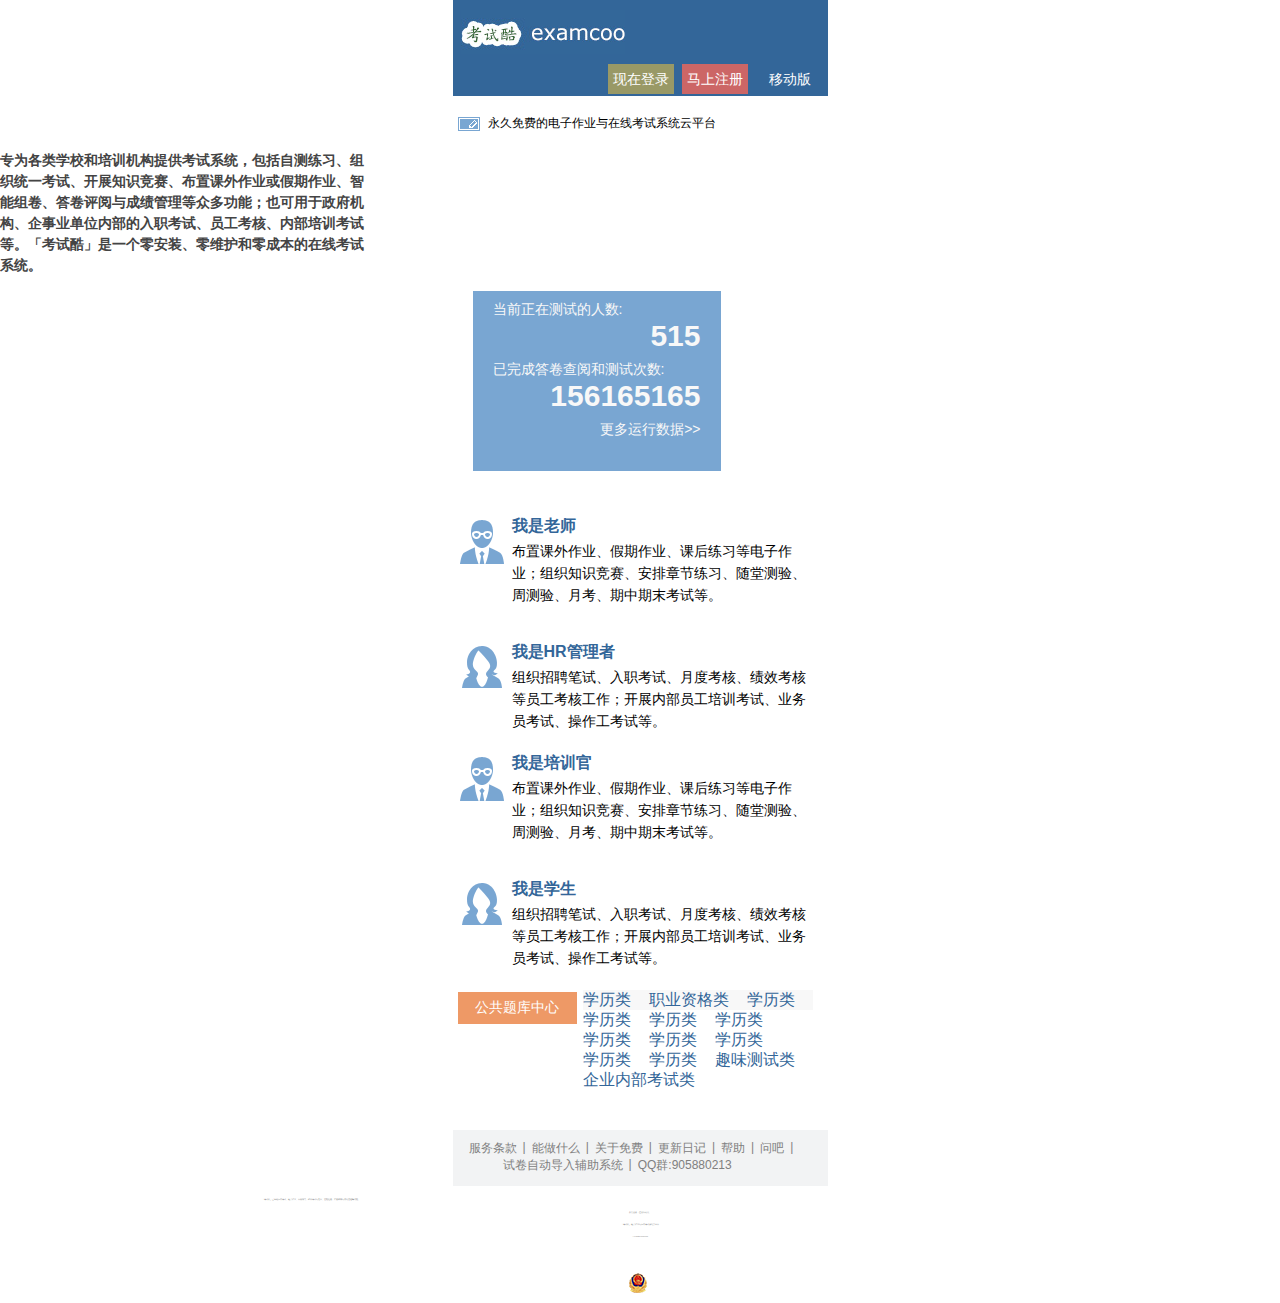
<file: index.html>
<!doctype html>
<html lang="en">
<head>
    <meta charset="UTF-8">
    <meta name="viewport"
          content="width=device-width, user-scalable=no, initial-scale=1.0, maximum-scale=1.0, minimum-scale=1.0">
    <meta http-equiv="X-UA-Compatible" content="ie=edge">
    <title>Document</title>
    <link rel="stylesheet" href="css/index.css">
    <script src="js/rem.js"></script>
</head>
<body>
<header>
    <div class="head_top"><img src="img/head1.jpg" alt=""></div>
    <div class="head_bottom">
        <div class="deng">现在登录</div>
        <div class="deng">马上注册</div>
        <div class="deng">移动版</div>
    </div>
</header>
<nav>
        <img src="img/nav1.png" alt="">
        <p>永久免费的电子作业与在线考试系统云平台</p>
</nav>
<div class="cando">
    <h1>
        专为各类学校和培训机构提供考试系统，包括自测练习、组织统一考试、开展知识竞赛、布置课外作业或假期作业、智能组卷、答卷评阅与成绩管理等众多功能；也可用于政府机构、企事业单位内部的入职考试、员工考核、内部培训考试等。「考试酷」是一个零安装、零维护和零成本的在线考试系统。
    </h1>
</div>
<div class="sp">
    <div class="bar">
        <div class="pin">
            <p>当前正在测试的人数:</p>
            <h1>515</h1>
        </div>
        <div class="pin">
            <p>已完成答卷查阅和测试次数:</p>
            <h1>156165165</h1>
        </div>
        <a href="" class="qu">更多运行数据&gt;&gt;</a>
    </div>
</div>
<div class="teacher">
    <div class="tea_top">
        <div class="top_left"></div>
        <div class="top_right">
            <h1>我是老师</h1>
            <p>布置课外作业、假期作业、课后练习等电子作业；组织知识竞赛、安排章节练习、随堂测验、周测验、月考、期中期末考试等。</p>
        </div>
    </div>
    <div class="tea_bottom">
        <div class="bot_left"></div>
        <div class="bot_right">
            <h1>我是HR管理者</h1>
            <p>组织招聘笔试、入职考试、月度考核、绩效考核等员工考核工作；开展内部员工培训考试、业务员考试、操作工考试等。</p>
        </div>
    </div>
</div>
<div class="teacher">
    <div class="tea_top">
        <div class="top_left"></div>
        <div class="top_right">
            <h1>我是培训官</h1>
            <p>布置课外作业、假期作业、课后练习等电子作业；组织知识竞赛、安排章节练习、随堂测验、周测验、月考、期中期末考试等。</p>
        </div>
    </div>
    <div class="tea_bottom">
        <div class="bot_left"></div>
        <div class="bot_right">
            <h1>我是学生</h1>
            <p>组织招聘笔试、入职考试、月度考核、绩效考核等员工考核工作；开展内部员工培训考试、业务员考试、操作工考试等。</p>
        </div>
    </div>
</div>
<div class="box">
    <a href="" class="ne">公共题库中心</a>
    <div class="nobr">
        <ul>
            <li><a href="">学历类</a></li>
            <li><a href="">职业资格类</a></li>
            <li><a href="">学历类</a></li>
            <li><a href="">学历类</a></li>
            <li><a href="">学历类</a></li>
            <li><a href="">学历类</a></li>
            <li><a href="">学历类</a></li>
            <li><a href="">学历类</a></li>
            <li><a href="">学历类</a></li>
            <li><a href="">学历类</a></li>
            <li><a href="">学历类</a></li>
            <li><a href="">趣味测试类</a></li>
            <li><a href="">企业内部考试类</a></li>
            </ul>
    </div>
</div>
<div class="fort">
<div class="footer">
    <ul>
        <li style="margin-left: 0.1rem"><a href="">服务条款</a></li>
        <li><a href="">|</a></li>
        <li><a href="">能做什么</a></li>
        <li><a href="">|</a></li>
        <li><a href="">关于免费</a></li>
        <li><a href="">|</a></li>
        <li><a href="">更新日记</a></li>
        <li><a href="">|</a></li>
        <li><a href="">帮助</a></li>
        <li><a href="">|</a></li>
        <li><a href="">问吧</a></li>
        <li><a href="">|</a></li>
        <li><a href="" style="margin-left: 0.5rem">试卷自动导入辅助系统</a></li>
        <li><a href="">|</a></li>
        <li><a href="">QQ群:905880213</a></li>
    </ul>
</div>
</div>
<div class="footer-wrapper">
    <div class="br-nopadding">「考试酷」已实现在线考试、电子作业、自测练习、班级考试与竞赛、智能组卷、答卷评阅与成绩管理等功能。</div>
    <div class="nobr-nopadding">永久免费，注册后使用。</div>
    <div class="nobr-padding20">「考试酷」电子作业与在线考试系统云平台</div>
    <div class="nobr-padding20">
        <a href="">广州创讯软件有限公司</a>&nbsp; All rights reserved.</div>
    <div class="beian">
        <div class="nobr-padding20">
            <img src="img/01.png" width="20" height="20" border="0" style="vertical-align: middle;">&nbsp;
            <a target="_blank" href="">粤ICP备05016834号-2</a>&nbsp;</div>
        <div class="nobr-padding20">
            <img src="img/02.png" width="20" height="20" border="0" style="vertical-align: middle;">&nbsp;
            <a target="_blank" href="">粤公网安备 44010602001134号</a>&nbsp;</div>
    </div>
</div>
</body>

</html>
</file>
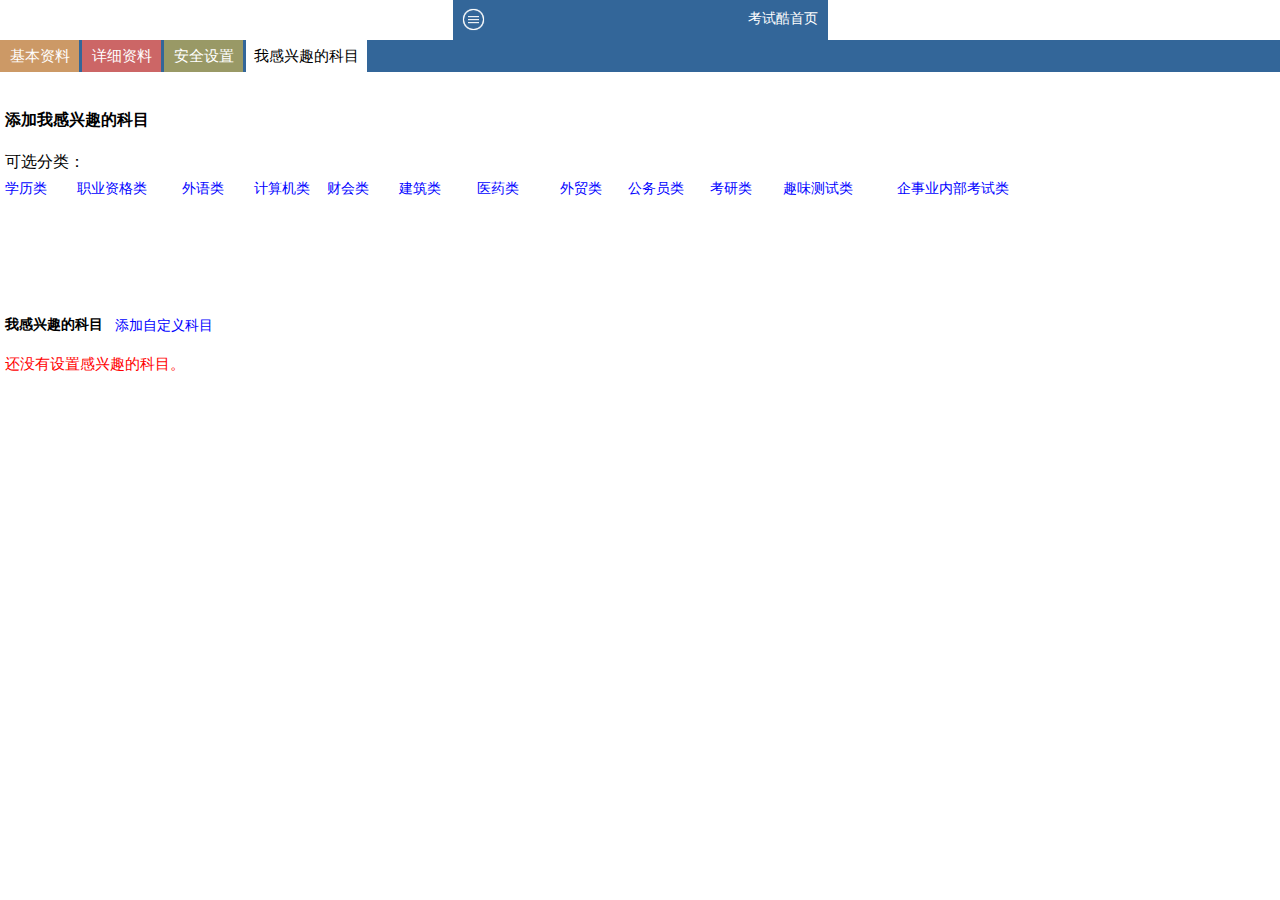
<file: apply.html>
<!doctype html>
<html lang="en">
<head>
    <meta charset="UTF-8">
    <meta name="viewport"
          content="width=device-width, user-scalable=no, initial-scale=1.0, maximum-scale=1.0, minimum-scale=1.0">
    <meta http-equiv="X-UA-Compatible" content="ie=edge">
    <title>Document</title>
    <link rel="stylesheet" href="css/apply.css">
    <script src="js/rem.js"></script>
</head>
<body>
<header>
    <div id="mobile"></div>
    <a href="">考试酷首页</a>
</header>
<div class="tow">
	<ul>
		<li class="x">基本资料</li>
		<li class="x xx">详细资料</li>
		<li class="x xxx">安全设置</li>
		<li class="me">我感兴趣的科目</li>
	</ul>
</div>
<div class="last">
	<div class="ke">
		<div class="title">添加我感兴趣的科目</div>
		<div class="fen">
			<div class="qw">可选分类：</div>
			<div class="lei">
				<div class="xue">学历类</div>
				
				<div class="xue1">职业资格类</div>
				<div class="xue">外语类</div>
				<div class="xue">计算机类</div>
				<div class="xue">财会类</div>
				<div class="xue z2">建筑类</div><div class="xue z2">医药类</div>

				<div class="xue">外贸类</div><div class="xue z2">公务员类</div>
				<div class="xue">考研类</div>
				<div class="xue1 z2">趣味测试类</div>
				<div class="xue2 z2">企事业内部考试类</div>

			</div>
			<div class="gan">
				<div class="zuo">我感兴趣的科目</div>
				<a href="" class="jia">添加自定义科目</a>
			</div>
			<div class="ta">
				还没有设置感兴趣的科目。
			</div>
		</div>
	</div>
	<!-- <div class="fen"></div> -->
</div>

    
</html>
</file>
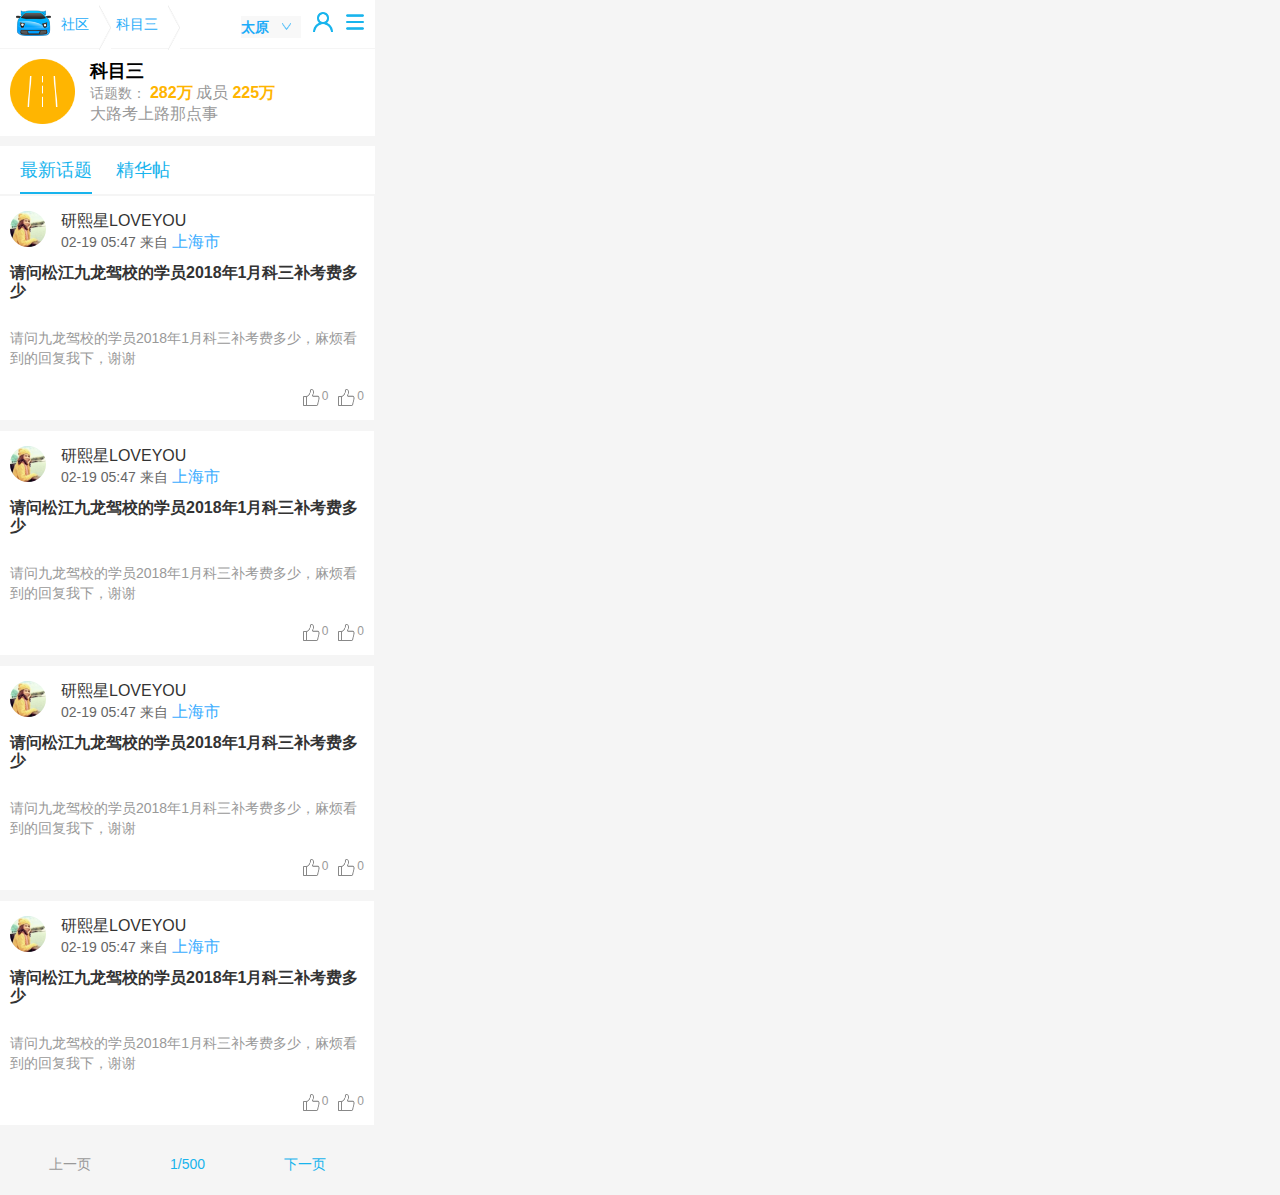
<file: huati.html>
<!doctype html>
<html lang="en">
<head>
    <meta charset="UTF-8">
    <meta name="viewport"
          content="width=device-width, user-scalable=no, initial-scale=1.0, maximum-scale=1.0, minimum-scale=1.0">
    <meta http-equiv="X-UA-Compatible" content="ie=edge">
    <title>Document</title>
    <link rel="stylesheet" href="css/huati.css">
    <script src="js/rem.js"></script>
</head>
<body>
    <header>
        <div class="h_left">
            <div class="lc">
                <img src="img/pra03.png" alt="">
            </div>
            <div class="lc1">
                <a class="a" href="">社区</a>
                <img src="img/hua01.png" alt="">
                <span class="a" style="margin-left: 0.05rem">科目三</span>
                <img src="img/hua01.png" alt="">

            </div>
        </div>
        <div class="h_right">
            <a class="r_c">
                <h2>太原</h2>
                <img src="img/pra01.png" alt="">
            </a>
            <div class="r_c1">
                <div class="sq"><img src="img/hua02.png" alt="" class="sn"></div>
                <img src="img/pra02.png" alt="" class="sv">
            </div>
        </div>
    </header>
<div class="club">
    <div class="k-left">
        <img src="img/hua03.png" alt="">
    </div>
    <div class="k-right">
        <h1>科目三</h1>
        <p class="sl">
            话题数：
            <b>282万</b>
            <span>成员</span>
            <b>225万</b>
        </p>
        <p class="desc">大路考上路那点事</p>
    </div>
</div>
<div class="fiter">
    <a href="" class="cur">最新话题</a>
    <a href="" class="cur1">精华帖</a>
</div>
<div class="content">
    <ul>
        <li>
            <div class="user">
                <div class="sl">
                    <img src="img/hua04.jpg" alt="">
                </div>
                <div class="user1">
                    <p class="name">研熙星LOVEYOU</p>
                        <p class="whe">
                            <span class="date">02-19 05:47</span>
                            <span class="where">来自 <label>上海市</label>
                        </span> </p>
                </div>
            </div>

            
            <h3 class="title">
                <a href="">请问松江九龙驾校的学员2018年1月科三补考费多少</a>
            </h3>
            <p class="content1"> 请问九龙驾校的学员2018年1月科三补考费多少，麻烦看到的回复我下，谢谢 </p>
            <div class="bm">
                <img src="img/hua05.png" alt="">
                <span class="fr">0</span>
                <img src="img/hua05.png" alt="">
                <span class="zan">0</span>
            </div>
        </li>
        <li>
            <div class="user">
                <div class="sl">
                    <img src="img/hua04.jpg" alt="">
                </div>
                <div class="user1">
                    <p class="name">研熙星LOVEYOU</p>
                    <p class="whe">
                        <span class="date">02-19 05:47</span>
                        <span class="where">来自 <label>上海市</label>
                        </span> </p>
                </div>
            </div>


            <h3 class="title">
                <a href="">请问松江九龙驾校的学员2018年1月科三补考费多少</a>
            </h3>
            <p class="content1"> 请问九龙驾校的学员2018年1月科三补考费多少，麻烦看到的回复我下，谢谢 </p>
            <div class="bm">
                <img src="img/hua05.png" alt="">
                <span class="fr">0</span>
                <img src="img/hua05.png" alt="">
                <span class="zan">0</span>
            </div>
        </li> <li>
            <div class="user">
                <div class="sl">
                    <img src="img/hua04.jpg" alt="">
                </div>
                <div class="user1">
                    <p class="name">研熙星LOVEYOU</p>
                        <p class="whe">
                            <span class="date">02-19 05:47</span>
                            <span class="where">来自 <label>上海市</label>
                        </span> </p>
                </div>
            </div>


            <h3 class="title">
                <a href="">请问松江九龙驾校的学员2018年1月科三补考费多少</a>
            </h3>
            <p class="content1"> 请问九龙驾校的学员2018年1月科三补考费多少，麻烦看到的回复我下，谢谢 </p>
            <div class="bm">
                <img src="img/hua05.png" alt="">
                <span class="fr">0</span>
                <img src="img/hua05.png" alt="">
                <span class="zan">0</span>
            </div>
        </li>
        <li>
            <div class="user">
                <div class="sl">
                    <img src="img/hua04.jpg" alt="">
                </div>
                <div class="user1">
                    <p class="name">研熙星LOVEYOU</p>
                    <p class="whe">
                        <span class="date">02-19 05:47</span>
                        <span class="where">来自 <label>上海市</label>
                        </span> </p>
                </div>
            </div>


            <h3 class="title">
                <a href="">请问松江九龙驾校的学员2018年1月科三补考费多少</a>
            </h3>
            <p class="content1"> 请问九龙驾校的学员2018年1月科三补考费多少，麻烦看到的回复我下，谢谢 </p>
            <div class="bm">
                <img src="img/hua05.png" alt="">
                <span class="fr">0</span>
                <img src="img/hua05.png" alt="">
                <span class="zan">0</span>
            </div>
        </li>
    </ul>
</div>
<div class="san">
    <span class="prev">上一页</span>
    <span class=" current">1/500</span>
    <a data-page="2" class="next" data-item="next" href="">下一页</a>
</div>
</body>
</html>
</file>
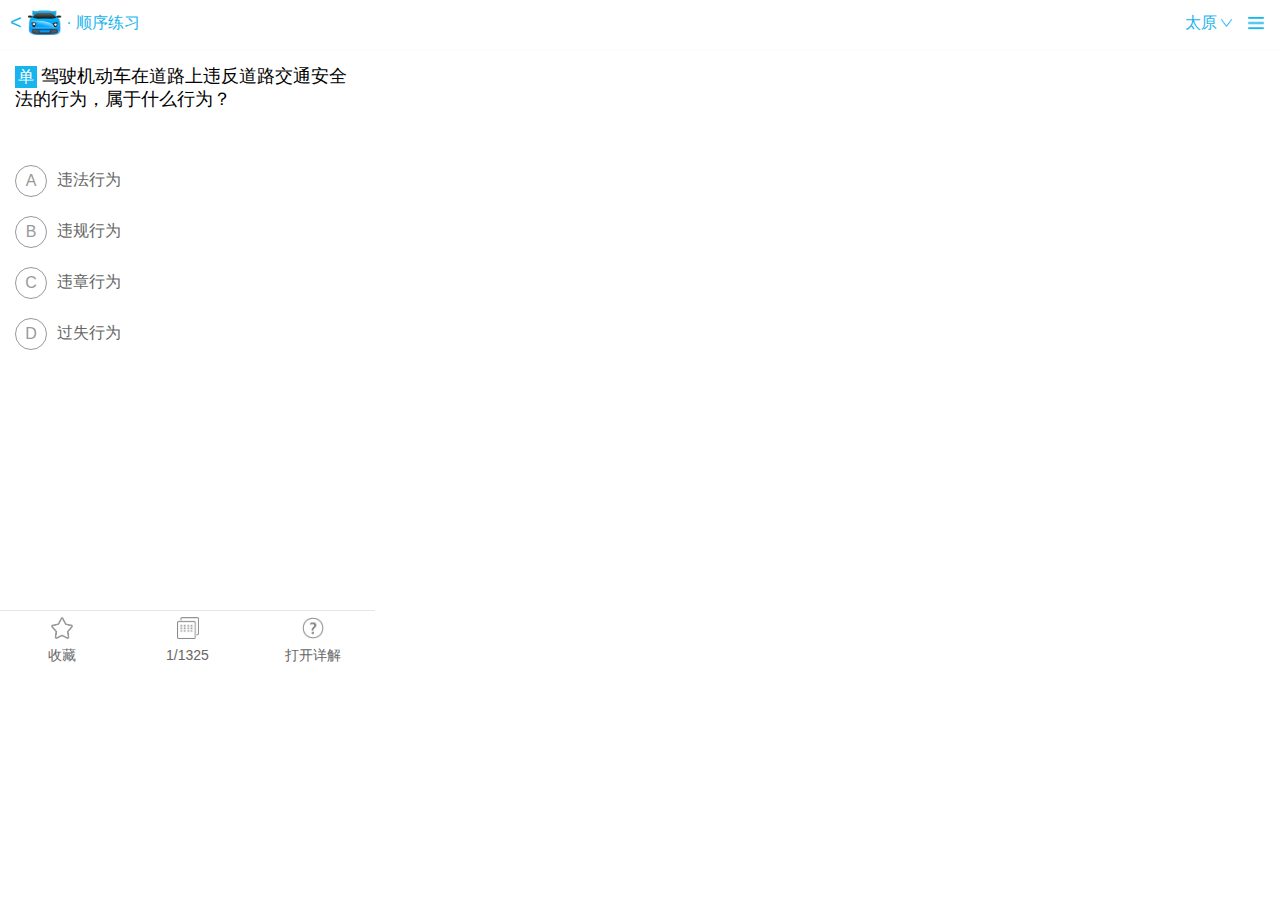
<file: practice.html>
<!doctype html>
<html lang="en">
<head>
    <meta charset="UTF-8">
    <meta name="viewport"
          content="width=device-width, user-scalable=no, initial-scale=1.0, maximum-scale=1.0, minimum-scale=1.0">
    <meta http-equiv="X-UA-Compatible" content="ie=edge">
    <title>Document</title>
    <link rel="stylesheet" href="css/practice.css">
    <script src="js/rem.js"></script>
</head>
<body>
<header>
    <div class="fixed">
        <div class="f_left">
            <div class="sp"><</div>
            <div class="logo_car">
                <img src="img/pra03.png" alt="">
            </div>
            <span>· 顺序练习</span>
        </div>
        <div class="f_right">
            <span>太原
            <img src="img/pra01.png" alt=""></span>
            <div class="sb"><img src="img/pra02.png" alt=""></div>
        </div>
    </div>
</header>
<div class="slide">
    <div class="item">
        <div class="exam-title">
            <span class="flag fl">单</span>
            <span class="title">驾驶机动车在道路上违反道路交通安全法的行为，属于什么行为？</span>
        </div>
        <div class="ans_item">
            <div class="a1">
                <i>A</i>
                <span>违法行为</span>
            </div>
            <div class="a1">
                <i>B</i>
                <span>违规行为</span>
            </div>
            <div class="a1">
                <i>C</i>
                <span>违章行为</span>
            </div>
            <div class="a1">
                <i>D</i>
                <span>过失行为</span>
            </div>

        </div>

    </div>
</div>
<footer>
    <div class="favor">
        <div class="imgn">
            <img src="img/pra04.png" alt="">
        </div>
        <i>收藏</i>
    </div>
    <div class="favor">
        <div class="imgn">
            <img src="img/pra05.png" alt="">
        </div>
        <i>1/1325</i>
    </div>
    <div class="favor">
        <div class="imgn">
            <img src="img/pra06.png" alt="">
        </div>
        <i>打开详解</i>
    </div>
</footer>
</body>
</html>
</file>
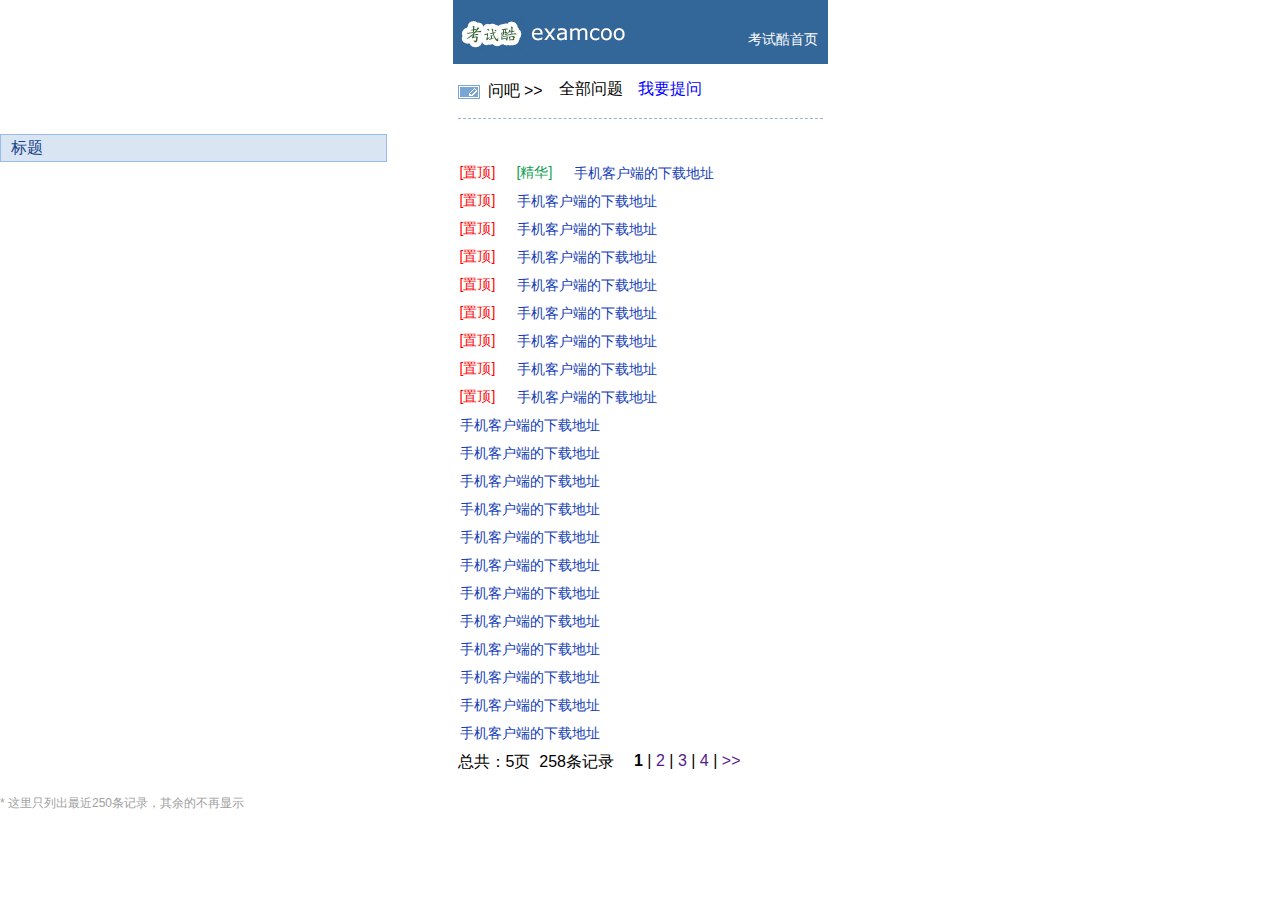
<file: put.html>
<!doctype html>
<html lang="en">
<head>
    <meta charset="UTF-8">
    <meta name="viewport"
          content="width=device-width, user-scalable=no, initial-scale=1.0, maximum-scale=1.0, minimum-scale=1.0">
    <meta http-equiv="X-UA-Compatible" content="ie=edge">
    <title>Document</title>
    <link rel="stylesheet" href="css/put.css">
    <script src="js/rem.js"></script>
</head>
<body>
<header>
    <div class="head_top"><img src="img/head1.jpg" alt=""></div>
    <div class="head_bottom">考试酷首页</div>
</header>
<nav>
    <div class="title">
        <img src="img/nav1.png" alt="">
        <span>问吧  >></span>
    </div>
    <div class="br-padding20">全部问题</div>
    <a href="">我要提问</a>
</nav>
<table>
    <div class="biao">标题</div>
    <tr>
        <td class="sq">[置顶]</td>
        <td class="sp">[精华]</td>
        <td class="sv"><a href="" class="titleLink">手机客户端的下载地址</a></td>
    </tr>
    <tr>
        <td class="sq">[置顶]</td>
        <td class="sv"><a href="" class="titleLink">手机客户端的下载地址</a></td>
    </tr>
    <tr>
        <td class="sq">[置顶]</td>
        <td class="sv"><a href="" class="titleLink">手机客户端的下载地址</a></td>
    </tr>
    <tr>
        <td class="sq">[置顶]</td>
        <td class="sv"><a href="" class="titleLink">手机客户端的下载地址</a></td>
    </tr>
    <tr>
        <td class="sq">[置顶]</td>
        <td class="sv"><a href="" class="titleLink">手机客户端的下载地址</a></td>
    </tr>
    <tr>
        <td class="sq">[置顶]</td>
        <td class="sv"><a href="" class="titleLink">手机客户端的下载地址</a></td>
    </tr>
    <tr>
        <td class="sq">[置顶]</td>
        <td class="sv"><a href="" class="titleLink">手机客户端的下载地址</a></td>
    </tr>
    <tr>
        <td class="sq">[置顶]</td>
        <td class="sv"><a href="" class="titleLink">手机客户端的下载地址</a></td>
    </tr>
    <tr>
        <td class="sq">[置顶]</td>
        <td class="sv"><a href="" class="titleLink">手机客户端的下载地址</a></td>
    </tr>
    <tr>
        <td class="sv"><a href="" class="titleLink">手机客户端的下载地址</a></td>
    </tr>
    <tr>
        <td class="sv"><a href="" class="titleLink">手机客户端的下载地址</a></td>
    </tr>
    <tr>
        <td class="sv"><a href="" class="titleLink">手机客户端的下载地址</a></td>
    </tr>
    <tr>
        <td class="sv"><a href="" class="titleLink">手机客户端的下载地址</a></td>
    </tr>
    <tr>
        <td class="sv"><a href="" class="titleLink">手机客户端的下载地址</a></td>
    </tr>
    <tr>
        <td class="sv"><a href="" class="titleLink">手机客户端的下载地址</a></td>
    </tr>
    <tr>
        <td class="sv"><a href="" class="titleLink">手机客户端的下载地址</a></td>
    </tr>
    <tr>
        <td class="sv"><a href="" class="titleLink">手机客户端的下载地址</a></td>
    </tr>
    <tr>
        <td class="sv"><a href="" class="titleLink">手机客户端的下载地址</a></td>
    </tr>
    <tr>
        <td class="sv"><a href="" class="titleLink">手机客户端的下载地址</a></td>
    </tr>
    <tr>
        <td class="sv"><a href="" class="titleLink">手机客户端的下载地址</a></td>
    </tr>
    <tr>
        <td class="sv"><a href="" class="titleLink">手机客户端的下载地址</a></td>
    </tr>

</table>
<div class="lv">
    <div class="br-padding">总共：5页&nbsp; 258条记录</div>
    <div class="br-nopadding">
        <strong>1</strong> |
        <a href="">2</a> |
        <a href="">3</a> |
        <a href="">4</a> |
        <a href="">&gt;&gt;</a>
    </div>
</div>
<div class="tips-bar">* 这里只列出最近250条记录，其余的不再显示</div>
</body>
</html>
</file>
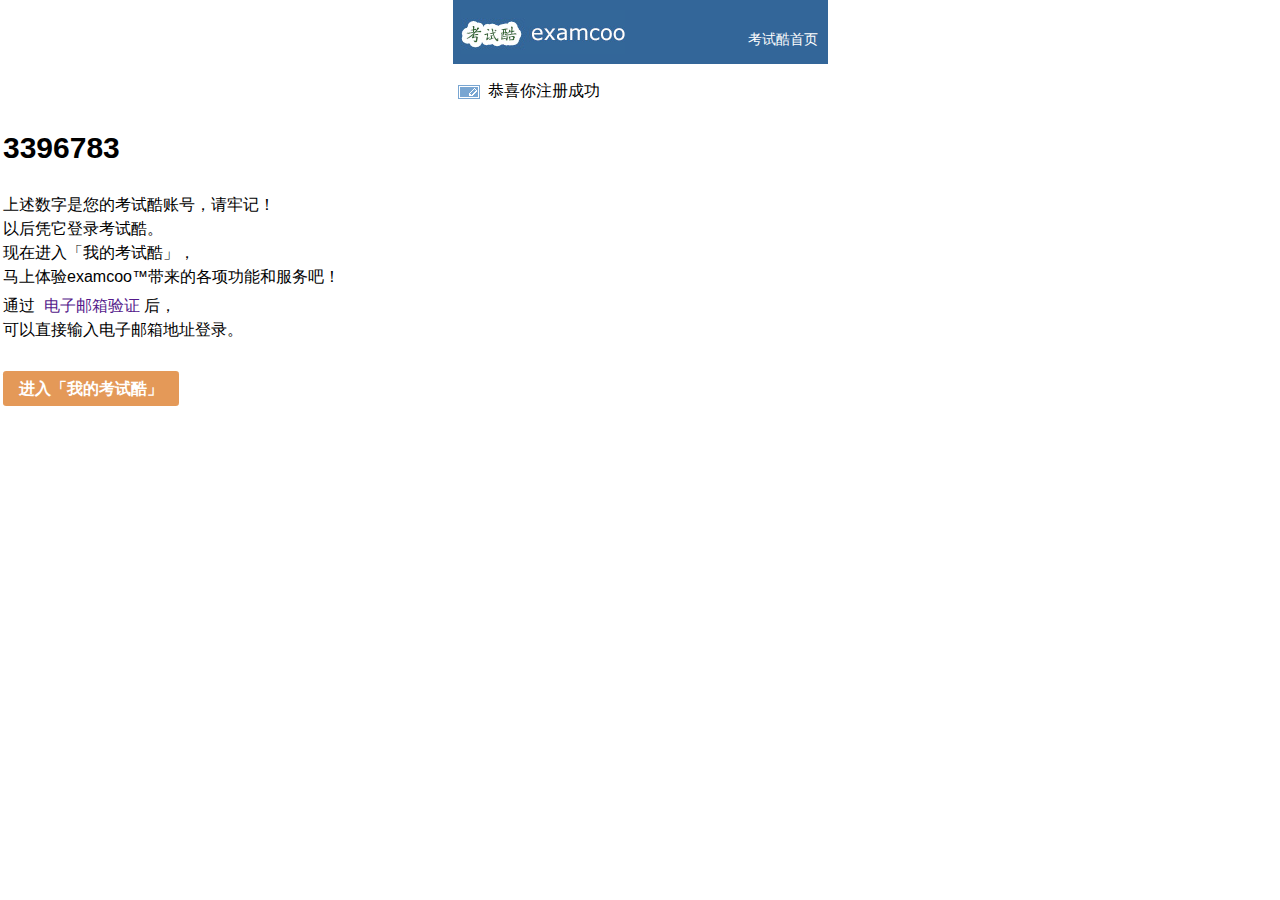
<file: resuccess.html>
<!doctype html>
<html lang="en">
<head>
    <meta charset="UTF-8">
    <meta name="viewport"
          content="width=device-width, user-scalable=no, initial-scale=1.0, maximum-scale=1.0, minimum-scale=1.0">
    <meta http-equiv="X-UA-Compatible" content="ie=edge">
    <title>Document</title>
    <link rel="stylesheet" href="css/resuccess.css">
    <script src="js/rem.js"></script>
</head>
<body>
<header>
    <div class="head_top"><img src="img/head1.jpg" alt=""></div>
    <div class="head_bottom">考试酷首页</div>
</header>
<nav>
    <img src="img/nav1.png" alt="">
    <p>恭喜你注册成功</p>
</nav>
<div class="uid">3396783</div>
<div class="spd">
    <div class="info-bar">
        上述数字是您的考试酷账号，请牢记！
        <div class="br-nopadding">以后凭它登录考试酷。</div>
        现在进入「我的考试酷」，
        <div class="br-nopadding">马上体验examcoo™带来的各项功能和服务吧！</div>
    </div>
    <div class="bar1">
        通过&nbsp;
        <a href="" class="agreement-link">电子邮箱验证</a>&nbsp;后，
        <div class="br-nopadding">可以直接输入电子邮箱地址登录。</div><br/>
    </div>

</div>
<button type="button" class="jq-button">进入「我的考试酷」</button>
</body>
</html>
</file>
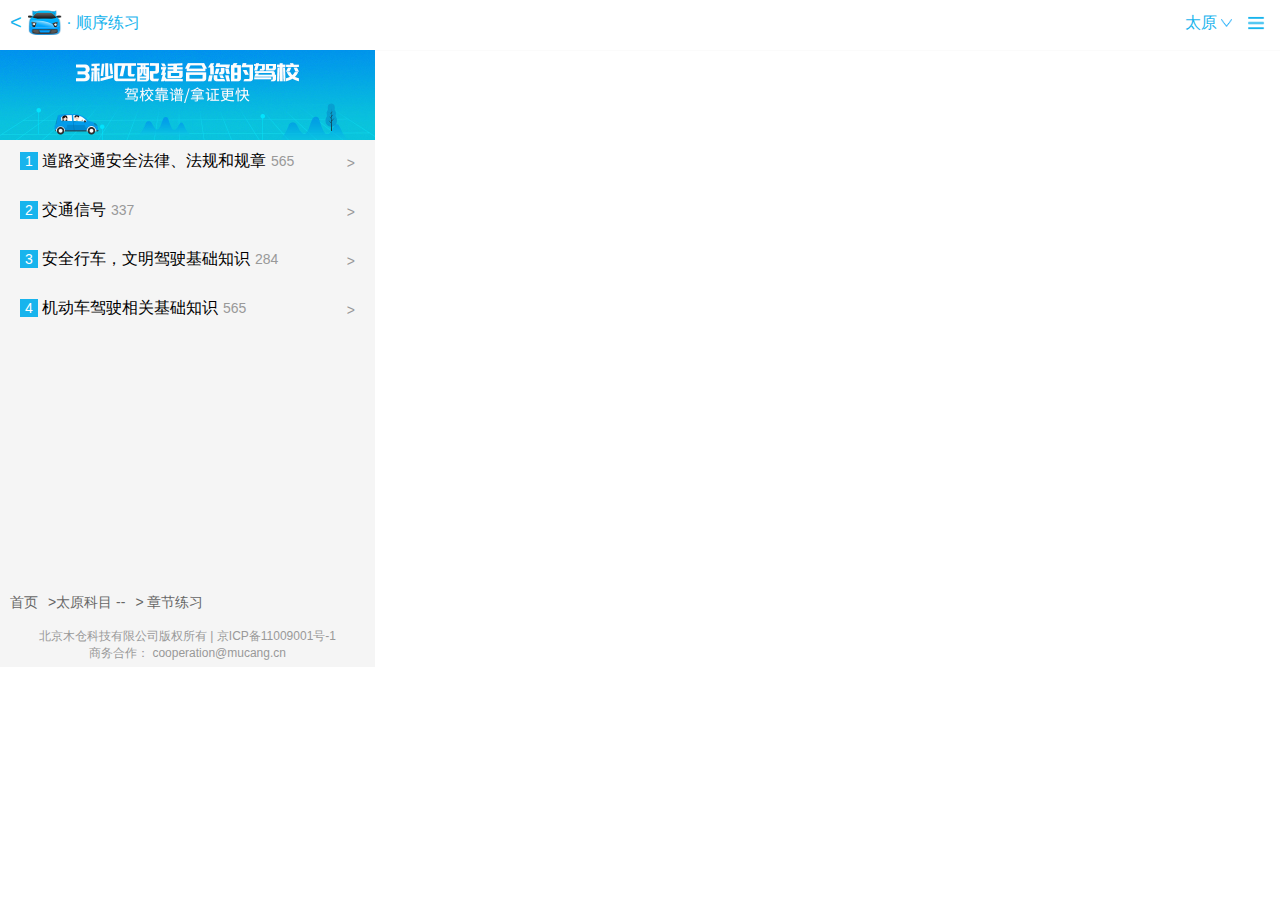
<file: section.html>
<!doctype html>
<html lang="en">
<head>
    <meta charset="UTF-8">
    <meta name="viewport"
          content="width=device-width, user-scalable=no, initial-scale=1.0, maximum-scale=1.0, minimum-scale=1.0">
    <meta http-equiv="X-UA-Compatible" content="ie=edge">
    <title>Document</title>
    <link rel="stylesheet" href="css/section.css">
    <script src="js/rem.js"></script>
</head>
<body>
<header>
    <div class="fixed">
        <div class="f_left">
            <div class="sp"><</div>
            <div class="logo_car">
                <img src="img/pra03.png" alt="">
            </div>
            <span>· 顺序练习</span>
        </div>
        <div class="f_right">
            <span>太原
            <img src="img/pra01.png" alt=""></span>
            <div class="sb"><img src="img/pra02.png" alt=""></div>
        </div>
    </div>
</header>
<div class="lv">
<div class="jia">
    <img src="img/sec01.jpeg" alt="">
</div>
    <div class="content">
        <ul>
            <li>
                <a href="" class="c1">
                    <i class="item">1</i>
                    <span class="text">道路交通安全法律、法规和规章</span>
                    <span class="count">565</span>
                    <i class="more"> ></i>
                </a>
            </li>
            <li>
                <a href="" class="c1">
                    <i class="item">2</i>
                    <span class="text">交通信号</span>
                    <span class="count">337</span>
                    <i class="more"> ></i>
                </a>
            </li>
            <li>
                <a href="" class="c1">
                    <i class="item">3</i>
                    <span class="text">安全行车，文明驾驶基础知识</span>
                    <span class="count">284</span>
                    <i class="more"> ></i>
                </a>
            </li>
            <li>
                <a href="" class="c1">
                    <i class="item">4</i>
                    <span class="text">机动车驾驶相关基础知识</span>
                    <span class="count">565</span>
                    <i class="more"> ></i>
                </a>
            </li>
        </ul>
    </div>
</div>
<div class="scoll">
    <a href="">首页</a>
    <a href=""> >太原科目 --</a>
    <a href=""> > 章节练习</a>
</div>
<div class="corporation">
    <p>北京木仓科技有限公司版权所有 | 京ICP备11009001号-1</p>
    <p>商务合作：
        <a href="">cooperation@mucang.cn</a>
    </p>
</div>
</body>
</html>
</file>
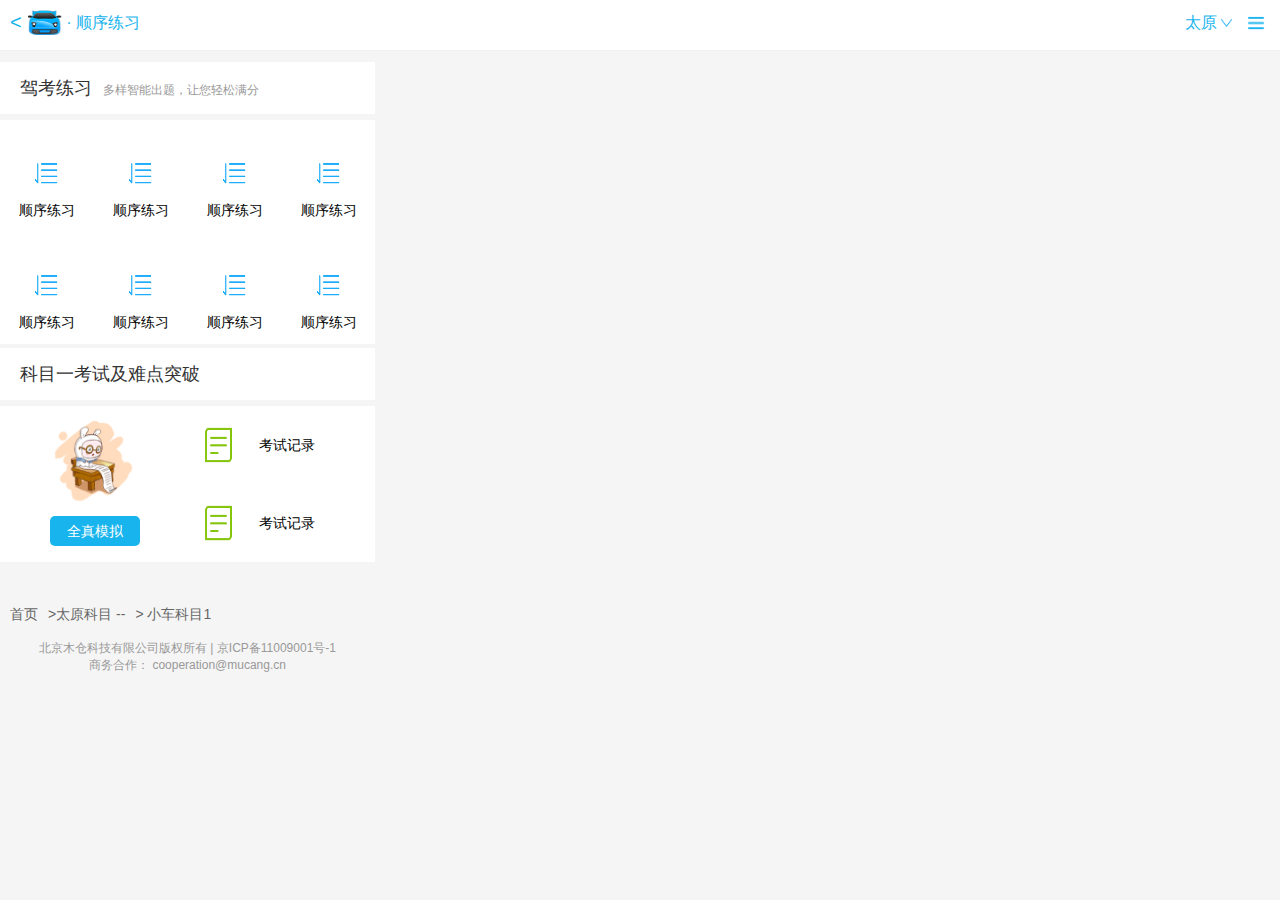
<file: subjects1.html>
<!doctype html>
<html lang="en">
<head>
    <meta charset="UTF-8">
    <meta name="viewport"
          content="width=device-width, user-scalable=no, initial-scale=1.0, maximum-scale=1.0, minimum-scale=1.0">
    <meta http-equiv="X-UA-Compatible" content="ie=edge">
    <title>Document</title>
    <link rel="stylesheet" href="css/subjects1.css">
    <script src="js/rem.js"></script>
</head>
<body>
<header>
    <div class="fixed">
        <div class="f_left">
            <div class="sp"><</div>
            <div class="logo_car">
                <img src="img/pra03.png" alt="">
            </div>
            <span>· 顺序练习</span>
        </div>
        <div class="f_right">
            <span>太原
            <img src="img/pra01.png" alt=""></span>
            <div class="sb"><img src="img/pra02.png" alt=""></div>
        </div>
    </div>
</header>
<div class="article">
    <div class="headler">
        <span class="title">驾考练习</span>
        <span class="desc">多样智能出题，让您轻松满分</span>
    </div>
    <ul>
        <li>
            <a class="shunxu" href="">
                <div class="spc"><img src="img/sub01.png" alt=""></div>
                <p>顺序练习</p>
            </a>
        </li>
        <li>
            <a class="shunxu" href="">
                <div class="spc"><img src="img/sub01.png" alt=""></div>
                <p>顺序练习</p>
            </a>
        </li>
        <li>
            <a class="shunxu" href="">
                <div class="spc"><img src="img/sub01.png" alt=""></div>
                <p>顺序练习</p>
            </a>
        </li>
        <li>
            <a class="shunxu" href="">
                <div class="spc"><img src="img/sub01.png" alt=""></div>
                <p>顺序练习</p>
            </a>
        </li>
        <li>
            <a class="shunxu" href="">
                <div class="spc"><img src="img/sub01.png" alt=""></div>
                <p>顺序练习</p>
            </a>
        </li>
        <li>
            <a class="shunxu" href="">
                <div class="spc"><img src="img/sub01.png" alt=""></div>
                <p>顺序练习</p>
            </a>
        </li>
        <li>
            <a class="shunxu" href="">
                <div class="spc"><img src="img/sub01.png" alt=""></div>
                <p>顺序练习</p>
            </a>
        </li>
        <li>
            <a class="shunxu" href="">
                <div class="spc"><img src="img/sub01.png" alt=""></div>
                <p>顺序练习</p>
            </a>
        </li>

    </ul>
    <div class="headler">
        <span class="title" style="color: #333">科目一考试及难点突破</span>
    </div>
<div class="jq">
    <div class="left_f1">
       <div class="fl_im">
           <img src="img/sub02.png" alt="">
       </div>
        <a href="" class="mo">全真模拟</a>
    </div>
    <div class="left_f1">
        <a class="f2_top">
            <div class="t_mg">
                <img src="img/sub03.png" alt="">
            </div>
            <p>考试记录</p>
        </a>
        <a class="f2_top">
            <div class="t_mg">
                <img src="img/sub03.png" alt="">
            </div>
            <p>考试记录</p>
        </a>
    </div>
</div>
</div>
<div class="scoll">
    <a href="">首页</a>
    <a href=""> >太原科目 --</a>
    <a href=""> > 小车科目1</a>
</div>
<div class="corporation">
    <p>北京木仓科技有限公司版权所有 | 京ICP备11009001号-1</p>
    <p>商务合作：
        <a href="">cooperation@mucang.cn</a>
    </p>
</div>
</body>
</html>
</file>
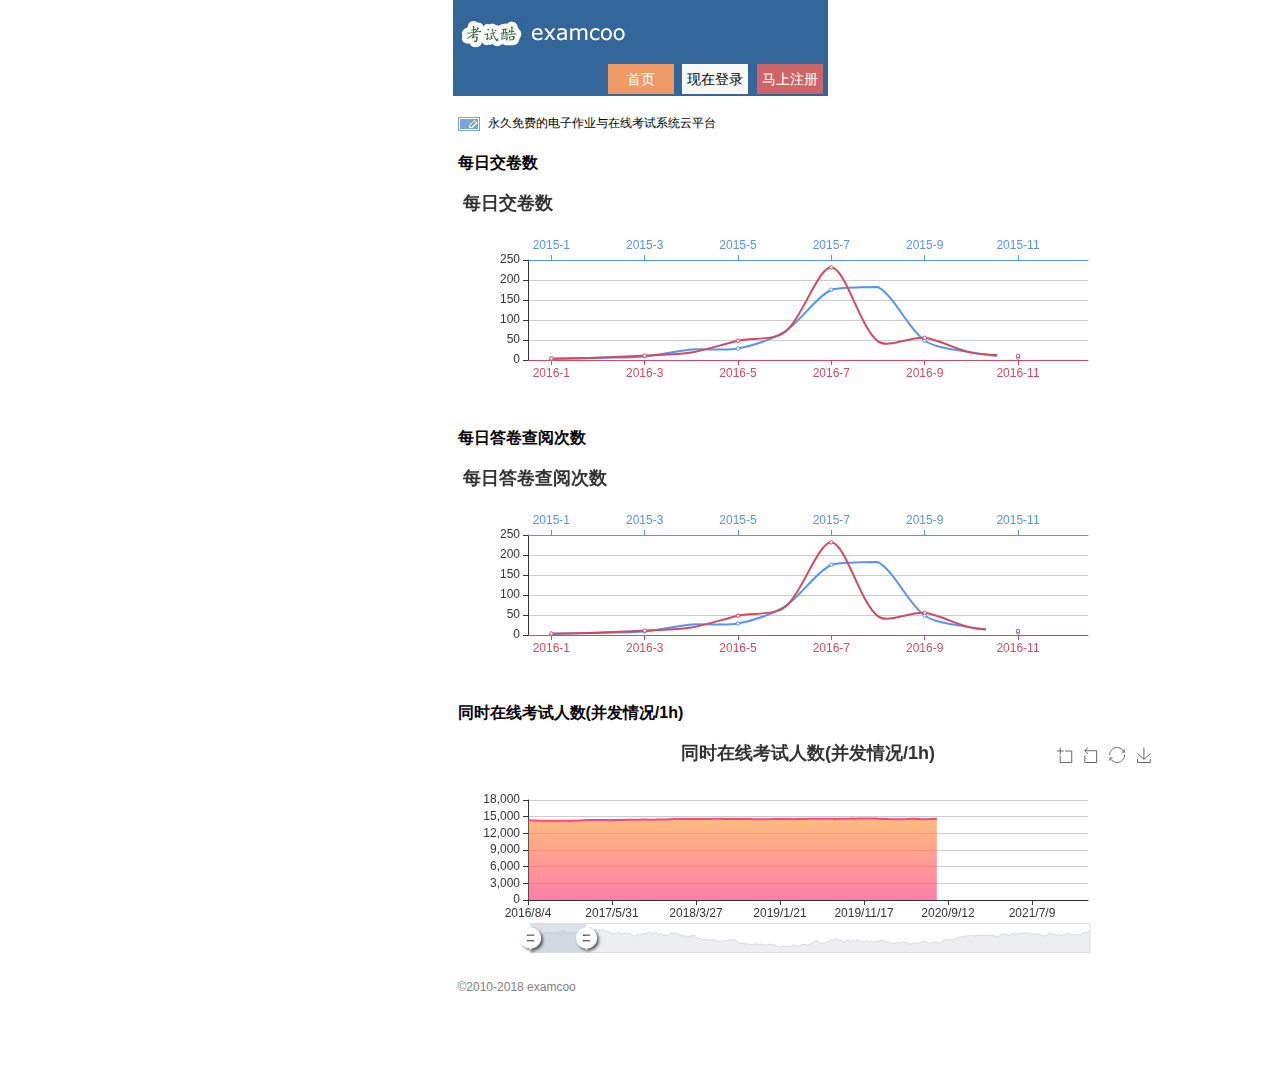
<file: volume.html>
<!doctype html>
<html lang="en">
<head>
    <meta charset="UTF-8">
    <meta name="viewport"
          content="width=device-width, user-scalable=no, initial-scale=1.0, maximum-scale=1.0, minimum-scale=1.0">
    <meta http-equiv="X-UA-Compatible" content="ie=edge">
    <title>Document</title>
    <link rel="stylesheet" href="css/volume.css">
    <script src="js/rem.js"></script>
    <script src="js/echarts.min.js"></script>
</head>
<body>
<header>
    <div class="head_top"><img src="img/head1.jpg" alt=""></div>
    <div class="head_bottom">
        <div class="deng">首页</div>
        <div class="deng">现在登录</div>
        <div class="deng">马上注册</div>
    </div>
</header>
<nav>
    <img src="img/nav1.png" alt="">
    <p>永久免费的电子作业与在线考试系统云平台</p>
</nav>
<div class="main">
    <div class="title-b">每日交卷数</div>
    <div id="min"></div>
    <div class="title-b">每日答卷查阅次数</div>
    <div id="max"></div>
    <div class="title-b">同时在线考试人数(并发情况/1h)</div>
    <div id="mne"></div>
    <div id="ft">©2010-2018 examcoo</div>
</div>
</body>
<script>
    // 基于准备好的dom，初始化echarts实例
    var myChart = echarts.init(document.getElementById('min'));


    var colors = ['#5793f3', '#d14a61', '#675bba'];


    option = {
        title: {
            text: '每日交卷数',

        },

        color: colors,

        tooltip: {
            trigger: 'none',
            axisPointer: {
                type: 'cross'
            }
        },

        grid: {
            top: 70,
            bottom: 50
        },
        xAxis: [
            {
                type: 'category',
                axisTick: {
                    alignWithLabel: true
                },
                axisLine: {
                    onZero: false,
                    lineStyle: {
                        color: colors[1]
                    }
                },
                axisPointer: {
                    label: {
                        formatter: function (params) {
                            return '交卷数  ' + params.value
                                + (params.seriesData.length ? '：' + params.seriesData[0].data : '');
                        }
                    }
                },
                data: ["2016-1", "2016-2", "2016-3", "2016-4", "2016-5", "2016-6", "2016-7", "2016-8", "2016-9", "2016-10", "2016-11", "2016-12"]
            },
            {
                type: 'category',
                axisTick: {
                    alignWithLabel: true
                },
                axisLine: {
                    onZero: false,
                    lineStyle: {
                        color: colors[0]
                    }
                },
                axisPointer: {
                    label: {
                        formatter: function (params) {
                            return '交卷数  ' + params.value
                                + (params.seriesData.length ? '：' + params.seriesData[0].data : '');
                        }
                    }
                },
                data: ["2015-1", "2015-2", "2015-3", "2015-4", "2015-5", "2015-6", "2015-7", "2015-8", "2015-9", "2015-10", "2015-11", "2015-12"]
            }
        ],
        yAxis: [
            {
                type: 'value'
            }
        ],
        series: [
            {
                name:'2015 交卷数',
                type:'line',
                xAxisIndex: 1,
                smooth: true,
                data: [2.6, 5.9, 9.0, 26.4, 28.7, 70.7, 175.6, 182.2, 48.7, 18.8, 6.0, 2.3]
            },
            {
                name:'2016 交卷数',
                type:'line',
                smooth: true,
                data: [3.9, 5.9, 11.1, 18.7, 48.3, 69.2, 231.6, 46.6, 55.4, 18.4, 10.3, 0.7]
            }
        ]
    };


    // 使用刚指定的配置项和数据显示图表。
    myChart.setOption(option);
</script>
<script>
    // 基于准备好的dom，初始化echarts实例
    var myChart = echarts.init(document.getElementById('max'));


    var colors = ['#5793f3', '#d14a61', '#675bba'];


    option = {
        title: {
            text: '每日答卷查阅次数',

        },

        color: colors,

        tooltip: {
            trigger: 'none',
            axisPointer: {
                type: 'cross'
            }
        },

        grid: {
            top: 70,
            bottom: 50
        },
        xAxis: [
            {
                type: 'category',
                axisTick: {
                    alignWithLabel: true
                },
                axisLine: {
                    onZero: false,
                    lineStyle: {
                        color: colors[1]
                    }
                },
                axisPointer: {
                    label: {
                        formatter: function (params) {
                            return '交卷数  ' + params.value
                                + (params.seriesData.length ? '：' + params.seriesData[0].data : '');
                        }
                    }
                },
                data: ["2016-1", "2016-2", "2016-3", "2016-4", "2016-5", "2016-6", "2016-7", "2016-8", "2016-9", "2016-10", "2016-11", "2016-12"]
            },
            {
                type: 'category',
                axisTick: {
                    alignWithLabel: true
                },
                axisLine: {
                    onZero: false,
                    lineStyle: {
                        color: colors[0]
                    }
                },
                axisPointer: {
                    label: {
                        formatter: function (params) {
                            return '交卷数  ' + params.value
                                + (params.seriesData.length ? '：' + params.seriesData[0].data : '');
                        }
                    }
                },
                data: ["2015-1", "2015-2", "2015-3", "2015-4", "2015-5", "2015-6", "2015-7", "2015-8", "2015-9", "2015-10", "2015-11", "2015-12"]
            }
        ],
        yAxis: [
            {
                type: 'value'
            }
        ],
        series: [
            {
                name:'2015 交卷数',
                type:'line',
                xAxisIndex: 1,
                smooth: true,
                data: [2.6, 5.9, 9.0, 26.4, 28.7, 70.7, 175.6, 182.2, 48.7, 18.8, 6.0, 2.3]
            },
            {
                name:'2016 交卷数',
                type:'line',
                smooth: true,
                data: [3.9, 5.9, 11.1, 18.7, 48.3, 69.2, 231.6, 46.6, 55.4, 18.4, 10.3, 0.7]
            }
        ]
    };


    // 使用刚指定的配置项和数据显示图表。
    myChart.setOption(option);
</script>
<script>
    // 基于准备好的dom，初始化echarts实例
    var myChart = echarts.init(document.getElementById('mne'));


    var base = +new Date(2016, 7, 3);
    var oneDay = 24 * 3600 * 1000;
    var date = [];

    var data = [Math.random() * 20000];

    for (var i = 1; i < 20000; i++) {
        var now = new Date(base += oneDay);
        date.push([now.getFullYear(), now.getMonth() + 1, now.getDate()].join('/'));
        data.push(Math.round((Math.random() - 0.5) * 20 + data[i - 1]));
    }

    option = {
        tooltip: {
            trigger: 'axis',
            position: function (pt) {
                return [pt[0], '10%'];
            }
        },
        title: {
            left: 'center',
            text: '同时在线考试人数(并发情况/1h)',
        },
        toolbox: {
            feature: {
                dataZoom: {
                    yAxisIndex: 'none'
                },
                restore: {},
                saveAsImage: {}
            }
        },
        xAxis: {
            type: 'category',
            boundaryGap: false,
            data: date
        },
        yAxis: {
            type: 'value',
            boundaryGap: [0, '100%']
        },
        dataZoom: [{
            type: 'inside',
            start: 0,
            end: 10
        }, {
            start: 0,
            end: 10,
            handleIcon: 'M10.7,11.9v-1.3H9.3v1.3c-4.9,0.3-8.8,4.4-8.8,9.4c0,5,3.9,9.1,8.8,9.4v1.3h1.3v-1.3c4.9-0.3,8.8-4.4,8.8-9.4C19.5,16.3,15.6,12.2,10.7,11.9z M13.3,24.4H6.7V23h6.6V24.4z M13.3,19.6H6.7v-1.4h6.6V19.6z',
            handleSize: '80%',
            handleStyle: {
                color: '#fff',
                shadowBlur: 3,
                shadowColor: 'rgba(0, 0, 0, 0.6)',
                shadowOffsetX: 2,
                shadowOffsetY: 2
            }
        }],
        series: [
            {
                name:'模拟数据',
                type:'line',
                smooth:true,
                symbol: 'none',
                sampling: 'average',
                itemStyle: {
                    normal: {
                        color: 'rgb(255, 70, 131)'
                    }
                },
                areaStyle: {
                    normal: {
                        color: new echarts.graphic.LinearGradient(0, 0, 0, 1, [{
                            offset: 0,
                            color: 'rgb(255, 158, 68)'
                        }, {
                            offset: 1,
                            color: 'rgb(255, 70, 131)'
                        }])
                    }
                },
                data: data
            }
        ]
    };


    // 使用刚指定的配置项和数据显示图表。
    myChart.setOption(option);
</script>
</html>
</file>
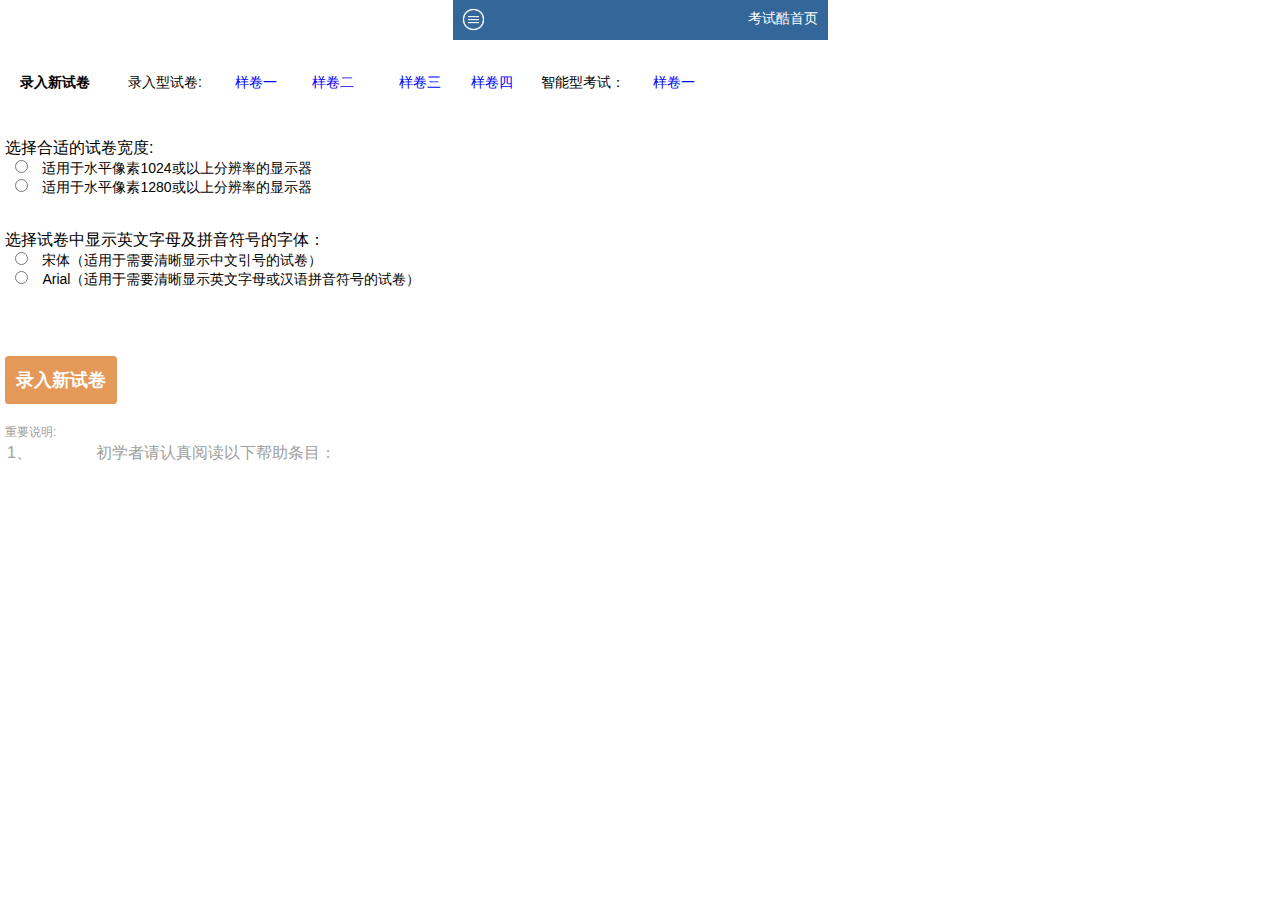
<file: zx.html>
<!doctype html>
<html lang="en">
<head>
    <meta charset="UTF-8">
    <meta name="viewport"
          content="width=device-width, user-scalable=no, initial-scale=1.0, maximum-scale=1.0, minimum-scale=1.0">
    <meta http-equiv="X-UA-Compatible" content="ie=edge">
    <title>Document</title>
    <link rel="stylesheet" href="css/zx.css">
    <script src="js/rem.js"></script>
</head>
<body>
	<header>
    <div id="mobile"></div>
    <a href="">考试酷首页</a>
</header>
<div class="kai">
	<div class="lu">
		<div class="ru">录入新试卷</div>
		<div class="xin">录入型试卷:</div>
		<div class="yang">样卷一</div>
		<div class="yang">样卷二</div>

		<div class="yang1">样卷三</div>
		<div class="yang1">样卷四</div>
		<div class="xin">智能型考试：</div>
		<div class="yang">样卷一</div>

	</div>
	<div class="xuan">选择合适的试卷宽度:
	<br>
	<input type="radio">
		<label class="ze">适用于水平像素1024或以上分辨率的显示器</label> 
		<br>
	<input type="radio">
		<label class="ze">适用于水平像素1280或以上分辨率的显示器</label> 
	</div>
	<div class="shi">选择试卷中显示英文字母及拼音符号的字体：
	<br>
	<input type="radio">
		<label class="ze">宋体（适用于需要清晰显示中文引号的试卷）</label> 
		<br>
	<input type="radio">
		<label class="ze">Arial（适用于需要清晰显示英文字母或汉语拼音符号的试卷）</label> </div>
		<div class="da">录入新试卷</div>
		<div class="zhong">
			<div class="shuo">重要说明:</div>
		<table>
			<tbody>
				<tr class="bar"><td valign="top">1、</td><td class="en">初学者请认真阅读以下帮助条目：&nbsp;</td></tr>
			</tbody>
		</table>
		</div>
</div>
</body>
</html>
</file>
<file: css/index.css>
@import "base.css";
header{
    width: 3.75rem;
    height: 0.96rem;
    background: #336699;
    margin:0 auto;
}
.head_top{
    width: 1.64rem;
    height: 0.44rem;
    padding: 0.1rem 0 0 0.08rem;
}
.head_top img{
    display: block;
}
.head_bottom{
    width: 2.24rem;
    height: 0.32rem;
    float: right;
    margin-top: 0.1rem;
    display: flex;
    justify-content: space-around;
}
.deng{
    width: 0.66rem;
    height: 0.3rem;
    background: #999966;
    color:#fff;
    font-size: 0.14rem;
    text-align: center;
    line-height: 0.3rem;
}
.deng:nth-child(2){
    background: #CC6666;
}
.deng:nth-child(3){
    background: none;
}
nav{
    width: 3.65rem;
    height: 0.24rem;
    margin: 0.15rem auto;
}
nav img{
    width: 0.3rem;
    display: block;
    float: left;
}
nav p{
    font-size: 0.12rem;
    color: #000;
    float: left;
    text-align: center;
    line-height: 0.24rem;
}
.cando{
    width: 3.65rem;
    height: 1.26rem;
    margin: 0.05rem 0;
}
.cando h1{
    font-size: 0.14rem;
    color: #444444;
    line-height: 0.21rem;
}
.sp{
    width: 3.65rem;
    height: 2.1rem;
    margin: 0 auto;
}
.bar{
    width: 2.08rem;
    height: 1.6rem;
    background: #79A6D2;
    margin: 0.15rem;
    padding:0.1rem 0.2rem 0.1rem 0.2rem;

}
.pin{
    width: 2.08rem;
    height: 0.6rem;
}
.pin p{
    color: #f8f8f8;
    font-size: .14rem;
}
.pin h1{
    font-size: 0.3rem;
    color: #f8f8f8;
    float: right;
}
.qu{
    display: block;
    float: right;
    font-size: 0.14rem;
    color: #f8f8f8;
}
.teacher{
    width: 3.65rem;
    height: 2.22rem;
    margin: 0.05rem auto;
}
.tea_top{
    width: 3.65rem;
    height: 1.11rem;
    margin:0.15rem 0 ;
}
.top_left{
    background: transparent url(../img/v1_1n.png) 0 0 no-repeat;
    width: 0.48rem;
    height: 0.48rem;
    float: left;
}
.top_right{
    width: 3.01rem;
    height: 1.11rem;
    float: left;
    margin-left: 0.06rem;
}
.top_right h1{
    font-size: 0.16rem;
    color: #336699;
    height: 0.24rem;
}
.top_right p{
    font-size: 0.14rem;
    color: #000;
    line-height: 0.22rem;
}
.tea_bottom{
    width: 3.65rem;
    height: 1.11rem;
    margin:0.15rem 0 ;
}
.bot_left{
    background: transparent url(../img/v1_1n.png) -48px 0 no-repeat;
    width: 0.48rem;
    height: 0.48rem;
    float: left;
}
.bot_right{
    width: 3.01rem;
    height: 1.11rem;
    float: left;
    margin-left: 0.06rem;
}
.bot_right h1{
    font-size: 0.16rem;
    color: #336699;
    height: 0.24rem;
}
.bot_right p{
    font-size: 0.14rem;
    color: #000;
    line-height: 0.22rem;
}
.box{
    width: 3.65rem;
    height: 1.5rem;
    margin: 0 auto;
}
.ne{
    width: 1.07rem;
    height: 0.32rem;
    background: #ee9966;
    color: #fff;
    padding: 0 0.06rem;
    margin: 2px 3px 0 0px;
    font-size: 0.14rem;
    line-height: 0.3rem;
    float: left;
    text-align: center;
    margin-right: 0.06rem;
    display: block;
}
.nobr{
    width: 2.3rem;
    height: 1.2rem;
    float: left;
}
.nobr li a{
    display: inline-block;
    padding-right:0.18rem;
    float: left;
    color: #336699;
    font-size: 0.16rem;
    line-height: 0.2rem;
}
.fort{
    width: 3.75rem;
    height: 0.56rem;
    background: #f2f3f4;
    margin: 0 auto;
    overflow: hidden;
}
.footer{
    width: 3.75rem;
    height: 0.32rem;
    margin-top: 0.1rem;
}
.footer li a{
    float: left;
    color: #808080;
    font-size: 0.12rem;
    margin-left: 0.06rem;
}
.footer-wrapper{
    position: relative;
    float: none;
    margin: 0 auto;
    max-width: 760px;
}
.br-nopadding {
    word-break: break-all;
    padding-right: 1px;
    display: inline-block;
    color: #808080;
    font-size: 0.12em;
    line-height: 0.14rem;
    text-align: center;
    margin-left: 0.02rem;
}
.nobr-nopadding {
    font-size: 0.12em;
    color: #808080;
    text-align: center;
    line-height: 0.12rem;
}
.nobr-padding20 {
    font-size: 0.12em;
    color: #808080;
    text-align: center;
    line-height: 0.12rem;
}
.nobr-padding20 a{
    font-size: 0.12em;
    color: #808080;
}
.footer a:hover {
    color: #808080;
    text-decoration: underline;
}
.beian {
    padding: 10px 0;
}
.nobr-padding20 {
    font-size: 0.12em;
    color: #808080;
    text-align: center;
    line-height: 0.12rem;
}
.footer a {
    color: #808080;
}
.nobr{
    /*width:3.75rem;*/
    height: 0.2rem;
    background: #f8f8f8;
}
.nobr img{
    width: 20px;
    height: 20px;
    display: block;
    float: left;
}
.nobr a{
    display: block;
    font-size: 0.12em;
    color: #808080;
    text-align: center;
    line-height: 0.14rem;
    float: left;
}
</file>
<file: css/apply.css>
@import "base.css";
header{
    width: 3.75rem;
    height: 0.4rem;
    background: #336699;
    margin:0 auto;
    position: relative;
}
#mobile{
    position: absolute;
    background: url(../img/ap01.png)center no-repeat;
    background-position: 0px 0px;
    height: 0.29rem;
    width: 0.29rem;
    overflow: hidden;
    cursor: pointer;
    float: left;
    top: 0.04rem;
    left: 0.05rem;
}
header a{
    width: 0.7rem;
    height: 0.3rem;
    padding: 0 0.1rem;
    font-size: 0.14rem;
    color: #fff;
    float: right;
    margin-top: 0.1rem;
}
.tow{
    width: 100%;
    height: 0.32rem;
    background: #336699;
    margin-bottom: 0.06rem;
}
.x{
    width: 0.79rem;
    height: 0.32rem;
    background: #CC9966;
    font-size: .15rem;
    color: white;
    line-height: 0.32rem;
    text-align: center;
    float: left;
        margin: 0px 3px 0 0px;
}
.xx{
    background: #CC6666;
}
.xxx{
    background: #999966;
}
.me{
    width: 1.21rem;
    height: 0.32rem;
    background: white;
    text-align: center;
    line-height: 0.32rem;
    color: black;
    font-size: .15rem;
    float: left;
      margin: 0px 3px 0 0px;

}
.last{
    width: 100%;
    height: 5.87rem;
    /* background: red; */

}
.ke{
    width: 90%;
    height: 3.7rem;
    background: white;
    padding: 10px 5px;
}
.title{
    margin: 20px 0;
    font-size: 0.16rem;
    line-height: 1.5em;
    font-weight:800;
}

.fen{
    width: 100%;
    height: 1.2rem;
    /* background: red; */
}
.qw{
    width: 0.8rem;
    height: 0.24rem;
    margin-right: 6px;
    vertical-align: top;
    display: inline-block;
    font-size: 0.16rem;
    /* line-height: 1.5rem; */  
}
.lei{
    width: 100%;
    height: 1.4rem;
    background: white;
        margin-right: 6px;
}
.xue{
    width: 0.68rem;
    height: 0.24rem;
    /* background: red; */
    font-size: 0.14rem;
    color: blue;
    line-height: 0.24rem;
    text-align: left;
       display: inline-block;
       margin-bottom: 0.1rem;
}
.xue1{
    width: 1rem;
    height: 0.24rem;
    /* background: red; */
    font-size: 0.14rem;
    color: blue;
    line-height: 0.24rem;
    text-align: left;
       display: inline-block;
}
.z2{
    margin-right: 0.1rem;
}
.xue2{
    width: 1.4rem;
    height: 0.24rem;
    /* background: red; */
    font-size: 0.14rem;
    color: blue;
    line-height: 0.24rem;
    text-align: left;
       display: inline-block;
}
.gan{
    width: 100%;
    height: 0.24rem;
    /* background: red; */
}
.zuo{
    width: 1.1rem;
    height: 0.24rem;
    background: white;
    font-size: 0.14rem;
    color: black;
    font-weight: 800;
    float: left;
}
.jia{
    width: 1.12rem;
    height: 0.19rem;
    font-size: 0.14rem;
    color: blue;

}
.ta{
    width: 100%;
    height: 0.24rem;
    /* background: red; */
    font-size: 0.15rem;
    color: red;
    padding-top: 0.15rem;
}
</file>
<file: css/huati.css>
@import "base.css";
body{
    background: #f5f5f5;
}
header{
    width: 3.75rem;
    height: 0.48rem;
    background: #ffffff;
    margin-bottom: 0.01rem;
}
.h_left{
    width: 1.84rem;
    height: 100%;
    float: left;
}
.h_right{
    width: 1.34rem;
    height: 100%;
    float: right;
}
.h_left .lc{
    float: left;
}
.h_left .lc img{
    width: 0.38rem;
    height: 0.26rem;
    margin-left: 0.15rem;
    margin-top: 0.1rem;
}
.h_left .lc1{
    width: 1.23rem;
    height: 0.48rem;
    float: right;
}
.lc1 .a{
    font-size: 0.14rem;
    color: #1DACF9;
    float: left;
    line-height: 0.48rem;
}
.lc1 img{
    width: 0.12rem;
    height: 0.45rem;
    float: left;
    display: block;
    margin-top: 0.05rem;
    margin-left: 0.1rem;
}
.r_c{
    display: block;
    width: 0.6rem;
    height: 0.22rem;
    background: #f8f8f8;
    margin-top: 0.16rem;
    float: left;
}
.r_c h2{
    font-size: 0.14rem;
    color: #1DACF9;
    line-height: 0.22rem;
    float: left;
}
.r_c img{
    display: block;
    float: right;
    width: 0.09rem;
    height: 0.07rem;
    margin-top: 0.07rem;
    margin-right: 0.1rem;
}
.r_c1{
    float: right;
}
.r_c1{
    width: 0.52rem;
    height: 0.2rem;
    float: right;
    margin-right: 0.1rem;
    margin-top: 0.12rem;
}
.r_c1 .sq .sn{
    width: 0.2rem;
    height: 0.2rem;
    display: block;
    float: left;
}
.r_c1 .sv{
    float: left;
    width: 0.2rem;
    height: 0.2rem;
    display: block;
    float: right;
}
/*科目*/
.club{
    width: 3.55rem;
    height: 0.67rem;
    padding: 0.1rem;
    background: #ffffff;
    margin-bottom: 0.1rem;
}
.k-left{
    float: left;
}
.k-left img{
    width: 0.65rem;
    height: 0.65rem;
    display: block;
}
.k-right{
    width: 2.65rem;
    height: 100%;
    margin-left: 0.8rem;
}
.k-right h1{
    font-size: 0.18rem;
    color: #000;
}
.k-right .sl{
    font-size: 0.14rem;
    color: #999;
}
.k-right b{
    color: #ffb501;
}
.k-right .desc{
    color: #999999;
}
.fiter{
    width: 3.55rem;
    height: 0.48rem;
    padding: 0 0 0 0.2rem;
    background: #ffffff;
    margin-bottom: 0.02rem;
}
.fiter .cur,.fiter .cur1{
    font-size: 0.18rem;
    color: #18b4ed;
    line-height: 0.48rem;
}
.fiter .cur{
    border-bottom:0.02rem solid #18b4ed;
    padding-bottom: 0.12rem;
}
.fiter .cur1{
    margin-left: 0.2rem;
}
.content{
    width: 3.75rem;
    height: 9.4rem;
}
.content li{
    width: 3.54rem;
    height: 1.94rem;
    padding: 0.15rem 0.1rem;
    background: #ffffff;
    margin-bottom: 0.11rem;
}
.content li .user{
    width: 3.54rem;
    height: 0.38rem;
}
.user .sl{
    width: 0.36rem;
    height: 0.36rem;
    border-radius: 50%;
    overflow: hidden;
    float: left;
}
.user .sl img{
    width: 0.36rem;
    height: 0.36rem;

}
.user1{
    width: 2.96rem;
    height: 0.38rem;
    margin-left: 0.15rem;
    float: left;
}
.user1 .name{
    font-size: 0.16rem;
    color: #333;
}
.whe{
    width: 1.7rem;
    height: 0.16rem;
}
.date,.where{
    font-size: 0.14rem;
    color: #666;
}
.where label{
    color: #3aadff;
}
.content li .title{
    width: 3.54rem;
    height: 0.54rem;
    margin-top: 0.15rem;
}
.title a{
    color: #333;
    font-size: 0.16rem;
    line-height: 0.18rem;
}
.content1{
    height: 0.48rem;
    margin-top: 0.1rem;
    font-size: 0.14rem;
    color: #999;
    line-height: 0.2rem;
}
.bm{
    height: 0.19rem;
    margin-top: 0.13rem;
    float: right;
}
.bm img{
    float: left;
    display: block;
    width: 0.17rem;
    height: 0.17rem;
    margin-left: 0.1rem;
}
.bm .fr{
    float: left;
    color: #999;font-size: 0.12rem;
    margin-left: 0.02rem;
}
.bm .zan{
    float: left;
    color: #999;font-size: 0.12rem;
    margin-left: 0.02rem;
}
.san{
    width: 3.55rem;
    height: 0.19rem;
    padding: 0.2rem 0.1rem;
    display: flex;
    justify-content: space-around;
}
.san .prev{
    font-size: 0.14rem;
    color: #999;
}
.san .current,.san a{
    color: #18b4ed;
    font-size: 0.14rem;
}
</file>
<file: css/practice.css>
@import "base.css";
.fixed{
    height: 0.3rem;
    box-shadow: 0 0 1px rgba(0,0,0,.1);
    width: 100%;
    color: #18b4ed;
    padding: .1rem 0;
    background-color: #fff;

}
.f_left{
    width: 1.3rem;
    float: left;
    margin-left: 0.1rem;

}
.f_left .sp{
    float: left;
    font-size: 0.2rem;
    line-height: 0.25rem;
}
.f_left .logo_car{
    height: 0.25rem;
    width: 0.36rem;
    float: left;
    margin-left: 0.05rem;
}
.logo_car img{
    display: block;
    height: 0.25rem;
    width: 0.36rem;
}
.f_left span{
    font-size: 0.16rem;
    float: right;
    line-height: 0.25rem;
}
.f_right{
    width: 0.8rem;
    margin-left: 0.1rem;
    float: right;
    margin-right: 0.15rem;
}
.f_right span{
    font-size: 0.16rem;
    float: left;
    line-height: 0.25rem;
}
.f_right span img{
    width: 0.11rem;
    height: 0.08rem;
    margin-bottom: 0.01rem;
}
.f_right .sb{
    float: right;
    margin-top: 0.05rem;
}
.f_right .sb img{
    width: 0.18rem;
    height: 0.16rem;
    display: block;
}
.slide{
    width: 3.75rem;
    height: 5.6rem;
}
.item{
    width: 3.45rem;
    height: 2.89rem;
    padding: 0.15rem;
}
.exam-title{
    width: 3.45rem;
    height: 0.6rem;
}
.exam-title .fl{
    display: inline-block;
    width: 0.22rem;
    height: 0.22rem;
    background: #18b4ed;
    font-size: 0.16rem;
    line-height: 0.22rem;
    text-align: center;
    color: #fff;
}
.exam-title .title{
    font-size: 0.18rem;
    line-height: 0.22rem;
    color: #000;
}
.ans_item{
    width: 3.45rem;
    height: 1.88rem;
    margin: .4rem 0 .22rem;
}
.ans_item .a1{
    width: 3.45rem;
    height: 0.35rem;
    margin-top: 0.16rem;
}
.ans_item .a1:first-child{
    margin-top: 0;
}
.ans_item .a1 i{
    display: block;
    width: 0.3rem;
    height:0.3rem ;
    border-radius: 50%;
    border:1px solid #999;
    text-align: center;
    line-height: 0.3rem;
    font-size: 0.16rem;
    float: left;
    color: #999;
}
.ans_item .a1 span{
    text-align: center;
    line-height: 0.3rem;
    font-size: 0.16rem;
    float: left;
    color: #666;
    margin-left: 0.1rem;
}
footer{
    width: 3.75rem;
    height:0.54rem;
    display: flex;
    justify-content: space-between;
    border-top: 1px solid rgba(0,0,0,0.1);
}
footer .favor{
    width: 1.24rem;
    height: 0.54rem;
}
.favor .imgn{
    width: 1.24rem;
    height: 0.34rem;
    display: flex;
    justify-content: center;
    align-items: center;
}
.imgn img{
    width: 0.22rem;
    display: block;
    height: 0.22rem;
}
.favor i{
    display: block;
    font-size: 0.14rem;
    text-align: center;
    color: #666;
    line-height: 0.2rem;
}
</file>
<file: css/put.css>
@import "base.css";

header {
    width: 3.75rem;
    height: 0.64rem;
    background: #336699;
    margin: 0 auto;
}

.head_top {
    width: 1.64rem;
    height: 0.44rem;
    padding: 0.1rem 0 0 0.08rem;
    float: left;
}

.head_top img {
    display: block;
}

.head_bottom {
    float: right;
    margin: 0.24rem 0;
    background: #336699;
    color: #fff;
    padding: 0 0.1rem;
    line-height: 0.3rem;
    font-size: 0.14rem;
}

nav {
    width: 3.65rem;
    height: 0.24rem;
    margin: 0.15rem auto;
    padding-bottom: 0.15rem;
    border-bottom: 0.01rem dashed #A0AFD4;
}

.title {
    width: 1.01rem;
    height: 0.24rem;
    float: left;
}

nav img {
    width: 0.3rem;
    display: block;
    float: left;
}

span {
    font-size: 0.16rem;
    color: #000;
    float: left;
    text-align: center;
    line-height: 0.24rem;
}

.br-padding20 {
    font-size: 0.16rem;
    color: #000;
    float: left;
}

nav a {
    float: left;
    font-size: .16rem;
    color: blue;
    margin-left: 0.15rem;
}

table {
    width: 3.65rem;
    margin: 0 auto;
}

.biao {
    width: 3.65rem;
    height: 0.26rem;
    border: 1px solid #99bbe9;
    font-size: 0.16rem;
    line-height: 0.26rem;
    padding: 0 0.1rem;
    color: #16428b;
    background: #D9E5F2;
}

tr {
    border-top: 1px solid #e8e8e8;
    border-bottom: 1px solid #e8e8e8;
    border-right: 1px solid #f9f9f9;
    border-left: 1px solid #f9f9f9;
    padding: 0 6px;
    height: 26px;
    white-space: nowrap;
    word-break: break-all;
    padding: 0 0.06rem;
    height: 0.26rem;
}

tr .sq, .sp {
    font-size: 0.14rem;
    color: red;
    width: 0.57rem;
    float: left;
}

.sp {
    color: #0C9E4C;
}

.sv {
    float: left;
}

.titleLink {
    color: #133DB6;
    font-size: 0.14rem;
}

.lv {
    width: 3.65rem;
    height: 0.24rem;
    margin: 0 auto;
}
.lv .br-padding{
    font-size: 0.16rem;
    color: #000;
    float: left;
    padding-right: 0.2rem ;
}
.lv .br-nopadding{
    float: left;
}


.tips-bar {
    margin: 0.2rem 0;
    color: #a0a0a0;
    font-size: 0.12rem;
    line-height: 0.15rem;
}
</file>
<file: css/resuccess.css>
@import "base.css";
header{
    width: 3.75rem;
    height: 0.64rem;
    background: #336699;
    margin:0 auto;
}
.head_top{
    width: 1.64rem;
    height: 0.44rem;
    padding: 0.1rem 0 0 0.08rem;
    float: left;
}
.head_top img{
    display: block;
}
.head_bottom{
    float: right;
    margin: 0.24rem 0;
    background: #336699;
    color: #fff;
    padding: 0 0.1rem;
    line-height: 0.3rem;
    font-size: 0.14rem;
}
nav{
    width: 3.65rem;
    height: 0.24rem;
    margin: 0.15rem auto;
}
nav img{
    width: 0.3rem;
    display: block;
    float: left;
}
nav p{
    font-size: 0.16rem;
    color: #000;
    float: left;
    text-align: center;
    line-height: 0.24rem;
}
.spd{
    margin: 0 0.03rem;
}
.uid {
    width: 100%;
    font-weight: bold;
    font-size: 0.3rem;
    line-height: 0.3rem;
    margin: 0.3rem 0.03rem;
}
.info-bar {
    margin: 0.05rem 0;
    font-size: 0.16rem;
    line-height: 0.24rem;
}
.bar1{
    margin: 0.05rem 0;
    font-size: 0.16rem;
    line-height: 0.24rem;
}
.jq-button {
    min-height: 2.2em;
    _height: 2.2em;
    line-height: 0.22rem;
    border: 0;
    vertical-align: middle;
    text-align: center;
    background: #E49958;
    color: #ffffff;
    cursor: pointer;
    padding: 0 1em;
    _padding: 0 1em;
    margin: 2px 0;
    font-size: 1em;
    font-weight: bold;
    -webkit-border-radius: 0.2em;
    border-radius: 0.2em;
    outline: none;
    margin: 0 0.03rem;
}
</file>
<file: css/section.css>
@import "base.css";
.fixed{
    height: 0.3rem;
    box-shadow: 0 0 1px rgba(0,0,0,.1);
    width: 100%;
    color: #18b4ed;
    padding: .1rem 0;
    background-color: #fff;

}
.f_left{
    width: 1.3rem;
    float: left;
    margin-left: 0.1rem;

}
.f_left .sp{
    float: left;
    font-size: 0.2rem;
    line-height: 0.25rem;
}
.f_left .logo_car{
    height: 0.25rem;
    width: 0.36rem;
    float: left;
    margin-left: 0.05rem;
}
.logo_car img{
    display: block;
    height: 0.25rem;
    width: 0.36rem;
}
.f_left span{
    font-size: 0.16rem;
    float: right;
    line-height: 0.25rem;
}
.f_right{
    width: 0.8rem;
    margin-left: 0.1rem;
    float: right;
    margin-right: 0.15rem;
}
.f_right span{
    font-size: 0.16rem;
    float: left;
    line-height: 0.25rem;
}
.f_right span img{
    width: 0.11rem;
    height: 0.08rem;
    margin-bottom: 0.01rem;
}
.f_right .sb{
    float: right;
    margin-top: 0.05rem;
}
.f_right .sb img{
    width: 0.18rem;
    height: 0.16rem;
    display: block;
}

.jia img{
    display: block;
    width: 3.75rem;
    height: 0.9rem;
}
.lv{
    width: 3.75rem;
    height: 5.37rem;
    background: #f5f5f5;

}
.content{
    width: 3.55rem;
    height: 1.92rem;
    padding: 0 0.1rem;
}
.content li{
    width: 3.55rem;
    height: 0.48rem;
    margin-top: 0.01rem;
}
.content li:first-child{
    margin-top: 0;
}
.content .c1{
    width: 3.35rem;
    padding: 0.11rem 0.1rem;
    height: 0.48rem;
    display: block;
}
.c1 .item{
    width: 0.18rem;
    height: 0.18rem;
    font-size: 0.14rem;
    color: #fff;
    background: #18b4ed;
    display: inline-block;
    text-align: center;
    line-height: 0.18rem;
}
.c1 .text{
    font-size: 0.16rem;
    color: #000;
}
.c1 .count{
    font-size: 0.14rem;
    color: #999;
}
.c1 .more{
    font-size: 0.14rem;
    color: #999;
    float: right;
    line-height: 0.24rem;
}
.scoll{
    width: 3.55rem;
    height: 0.31rem;
    padding: 0 0.1rem;
    background: #f5f5f5;

}
.scoll a{
    display: block;
    float: left;
    font-size: 0.14rem;
    color: #666;
    line-height: 0.31rem;
}
.scoll a:nth-child(2){
    margin-left: 0.1rem;
}
.scoll a:nth-child(3){
    margin-left: 0.1rem;
}
.corporation{
    width: 3.75rem;
    height: 0.29rem;
    display: block;
    background: #f5f5f5;
    padding: .1rem 0;
}
.corporation p{
    color: #999;
    font-size: .12rem;
    text-align: center;
}
.corporation a{
    font-size: inherit;
    color: inherit;
}
</file>
<file: css/subjects1.css>
@import "base.css";
body{
    background: #f5f5f5;
}
.fixed{
    height: 0.3rem;
    box-shadow: 0 0 1px rgba(0,0,0,.1);
    width: 100%;
    color: #18b4ed;
    padding: .1rem 0;
    background-color: #fff;
    margin-bottom: 0.12rem;
    background: #ffffff;
}
.f_left{
    width: 1.3rem;
    float: left;
    margin-left: 0.1rem;

}
.f_left .sp{
    float: left;
    font-size: 0.2rem;
    line-height: 0.25rem;
}
.f_left .logo_car{
    height: 0.25rem;
    width: 0.36rem;
    float: left;
    margin-left: 0.05rem;
}
.logo_car img{
    display: block;
    height: 0.25rem;
    width: 0.36rem;
}
.f_left span{
    font-size: 0.16rem;
    float: right;
    line-height: 0.25rem;
}
.f_right{
    width: 0.8rem;
    margin-left: 0.1rem;
    float: right;
    margin-right: 0.15rem;
}
.f_right span{
    font-size: 0.16rem;
    float: left;
    line-height: 0.25rem;
}
.f_right span img{
    width: 0.11rem;
    height: 0.08rem;
    margin-bottom: 0.01rem;
}
.f_right .sb{
    float: right;
    margin-top: 0.05rem;
}
.f_right .sb img{
    width: 0.18rem;
    height: 0.16rem;
    display: block;
}
.article{
    width: 3.75rem;
    height: 5.37rem;
}
.headler{
    width: 3.35rem;
    height: 0.52rem;
    background: #ffffff;
    padding: 0 0.2rem;
    margin-bottom: 0.06rem;
}
.title{
    color: #333;
    font-size: .18rem;
    text-align: center;
    line-height: 0.52rem;
}
.desc{
    padding-left: .07rem;
    color: #999;
    font-size: .12rem;
}
.article ul{
    width: 3.75rem;
    height: 2.24rem;
    background: #ffffff;
    display: flex;
    justify-content: space-between;
    flex-wrap: wrap;
    margin-bottom: 0.04rem;
}
.article ul li{
    width: 0.93rem;
    height: 1.12rem;
}
.spc{
    width: 0.93rem;
    height: 0.68rem;
    display: flex;
    justify-content: center;
    align-items: flex-end;
}
.spc img{
    width: 0.25rem;
    height: 0.3rem;
    display: block;
}
.article ul li p{
    text-align: center;
    line-height: 0.44rem;
    font-size: 0.14rem;
    color: #000;
}
.jq{
    width: 3.75rem;
    height: 1.56rem;
    background: #ffffff;
}
.left_f1{
    width: 1.87rem;
    height: 100%;
    float: left;
}
.left_f1 .fl_im{
    width: 100%;
    height: 1.1rem;
    display: flex;
    justify-content: center;
    align-items: center;
}
.fl_im img{
    width: 0.82rem;
    height: 0.82rem;
    display: block;
}
.left_f1 .mo{
    width: 0.9rem;
    height: 0.3rem;
    background: #18B4ED;
    display: block;
    margin-left: 0.5rem;
    border-radius: 0.05rem;
    font-size: 0.14rem;
    text-align: center;
    line-height: 0.3rem;
    color: #ffffff;
}
.left_f1 .f2_top{
    width: 1.87rem;
    height: 0.78rem;
    display: block;
}
.f2_top .t_mg{
    width: 0.62rem;
    height: 0.78rem;
    display: flex;
    justify-content: center;
    align-items: center;
    float: left;
}
.t_mg img{
    width: 0.35rem;
    height: 0.4rem;
    display: block;
}
.f2_top p{
    font-size: 0.14rem;
    color: #000;
    float: left;
    text-align: center;
    line-height: 0.78rem;
    margin-left: 0.1rem;
}
.scoll{
    width: 3.55rem;
    height: 0.31rem;
    padding: 0 0.1rem;
    background: #f5f5f5;

}
.scoll a{
    display: block;
    float: left;
    font-size: 0.14rem;
    color: #666;
    line-height: 0.31rem;
}
.scoll a:nth-child(2){
    margin-left: 0.1rem;
}
.scoll a:nth-child(3){
    margin-left: 0.1rem;
}
.corporation{
    width: 3.75rem;
    height: 0.29rem;
    display: block;
    background: #f5f5f5;
    padding: .1rem 0;
}
.corporation p{
    color: #999;
    font-size: .12rem;
    text-align: center;
}
.corporation a{
    font-size: inherit;
    color: inherit;
}
</file>
<file: css/volume.css>
@import "base.css";
header{
    width: 3.75rem;
    height: 0.96rem;
    background: #336699;
    margin:0 auto;
}
.head_top{
    width: 1.64rem;
    height: 0.44rem;
    padding: 0.1rem 0 0 0.08rem;
}
.head_top img{
    display: block;
}
.head_bottom{
    width: 2.24rem;
    height: 0.32rem;
    float: right;
    margin-top: 0.1rem;
    display: flex;
    justify-content: space-around;
}
.deng{
    width: 0.66rem;
    height: 0.3rem;
    background: #EE9966;
    color:#fff;
    font-size: 0.14rem;
    text-align: center;
    line-height: 0.3rem;
}
.deng:nth-child(2){
    background: #F9F9F9;
    color: #000;
}
.deng:nth-child(3){
    background: #CC6666;
}
nav{
    width: 3.65rem;
    height: 0.24rem;
    margin: 0.15rem auto;
}
nav img{
    width: 0.3rem;
    display: block;
    float: left;
}
nav p{
    font-size: 0.12rem;
    color: #000;
    float: left;
    text-align: center;
    line-height: 0.24rem;
}
.main{
    width: 3.65rem;
    height: 9.22rem;
    margin: 0 auto;
}
.title-b {
    margin: 0.2rem 0;
    font-weight: bold;
    font-size: 0.16rem;
    line-height: 0.15rem;
}
#min{
    width: 7rem;
    height: 2.2rem;
}
#max{
    width: 7rem;
    height: 2.2rem;
}
#mne{
    width: 7rem;
    height: 2.2rem;
}
#ft{
    clear: both;
    color: #808080;
    font-size: 0.12rem;
    line-height: 0.15rem;
    margin: 0.2rem 0 0.3rem 0;
}
</file>
<file: css/zx.css>
/*
* @Author: zxzxw
* @Date:   2018-03-01 08:37:19
* @Last Modified by:   zxzxw
* @Last Modified time: 2018-03-01 15:45:27
*/
@import "base.css";
header{
    width: 3.75rem;
    height: 0.4rem;
    background: #336699;
    margin:0 auto;
    position: relative;
}
#mobile{
    position: absolute;
    background: url(../img/ap01.png)center no-repeat;
    background-position: 0px 0px;
    height: 0.29rem;
    width: 0.29rem;
    overflow: hidden;
    cursor: pointer;
    float: left;
    top: 0.04rem;
    left: 0.05rem;
}
header a{
    width: 0.7rem;
    height: 0.3rem;
    padding: 0 0.1rem;
    font-size: 0.14rem;
    color: #fff;
    float: right;
    margin-top: 0.1rem;
}
.kai{
	width: 100%;
	height:6.44rem ;
	/* background: red; */
	padding: 10px 5px;
}
.lu{
	width: 100%;
	height: 0.48rem;
	background: white;
	margin: 0.2rem 0;
    font-size: 1.6em;
    line-height: 0.24rem;
}
.ru{
	width: 1rem;
	height: 0.24rem;
	background: white;
	font-size: 0.14rem;
	color: black;
	font-weight: 800;
	float: left;
	text-align: center;

}
.xin{
	width: 1.2rem;
	height: 0.24rem;
	background: white;
	font-size: 0.14rem;
	color: black;
	float: left;
	text-align: center;
}
.yang{
	width: 0.62rem;
	height: 0.24rem;
	background: white;
	font-size: 0.14rem;
	color: blue;
	float: left;
	/* line-height: 0.19rem; */
	text-align: center;
	margin-right: 0.15rem;
}
.yang1{
	width: 0.62rem;
	height: 0.24rem;
	background: white;
	font-size: 0.14rem;
	color: blue;
	float: left;
	text-align: center;
	padding-left: 0.1rem;
}
.xuan{
	width: 100%;
	height: 0.72rem;
	background: white;
	margin: 0.2rem 0;
	font-size: 0.16rem;
	color: black;
	/* line-height: 0.72rem; */
}
input{
	margin: 0 10px;
	font-family: Verdana,Arial,sans-serif,\5b8b\4f53;
    font-weight: normal;
    font-size: 1em;
}
.ze{
	width: 3.15rem;
	height: .19rem;
	background: white;
	font-size: 0.14rem;
	color: black;
	cursor: default;
}
.shi{
	width: 100%;
	height: 1.11rem;
	background: white;
	margin: 15px 0 15px 0;
	/* line-height: 1.11rem; */
}
.da{
	width:1.12rem;
	height: 0.48rem;
background: #E49958;
	font-size: .18rem;
	color: white;
	    text-align: center;
	    line-height: 0.48rem;
	        border-radius: 0.2em;
	        font-weight: 600;
}
.zhong{
	width: 100%;
	height: 2.4rem;
	background: white;
	margin: 20px 0;
}
.shuo{
	font-size: 0.12rem;
	    color: #a0a0a0;
}
table{
	width: 100%;
	height: 2.24rem;
	display: table;
    border-collapse: separate;
    border-spacing: 2px;
    border-color: grey;
}
tbody{
	display: table-row-group;
    vertical-align: middle;
    border-color: inherit;
}
.bar{
	width: 100%;
	height: 0.35rem;
	font-size: 0.12rem;
	    color: #a0a0a0;
}
.en{
	width: 3.4rem;
	/* height: 0.35rem; */
	/* background: red; */
	display: inline-block;
}
</file>
